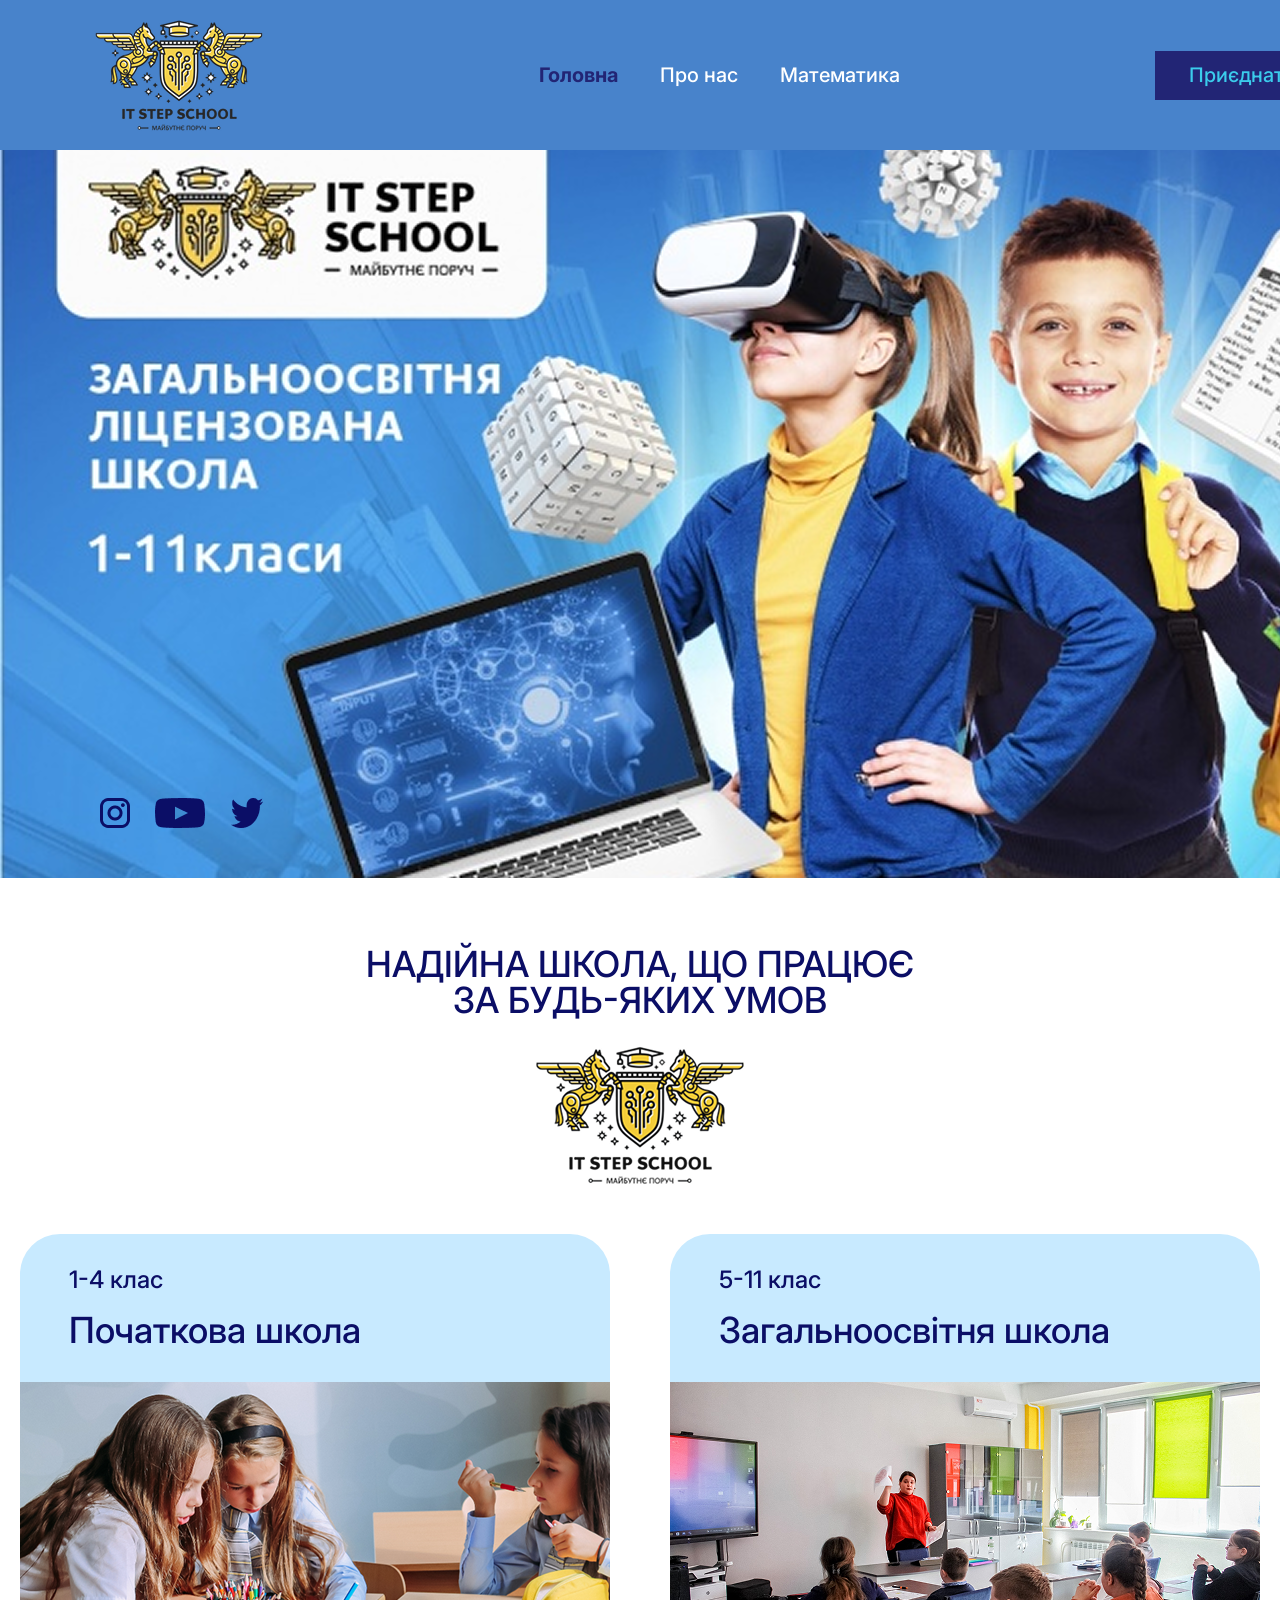
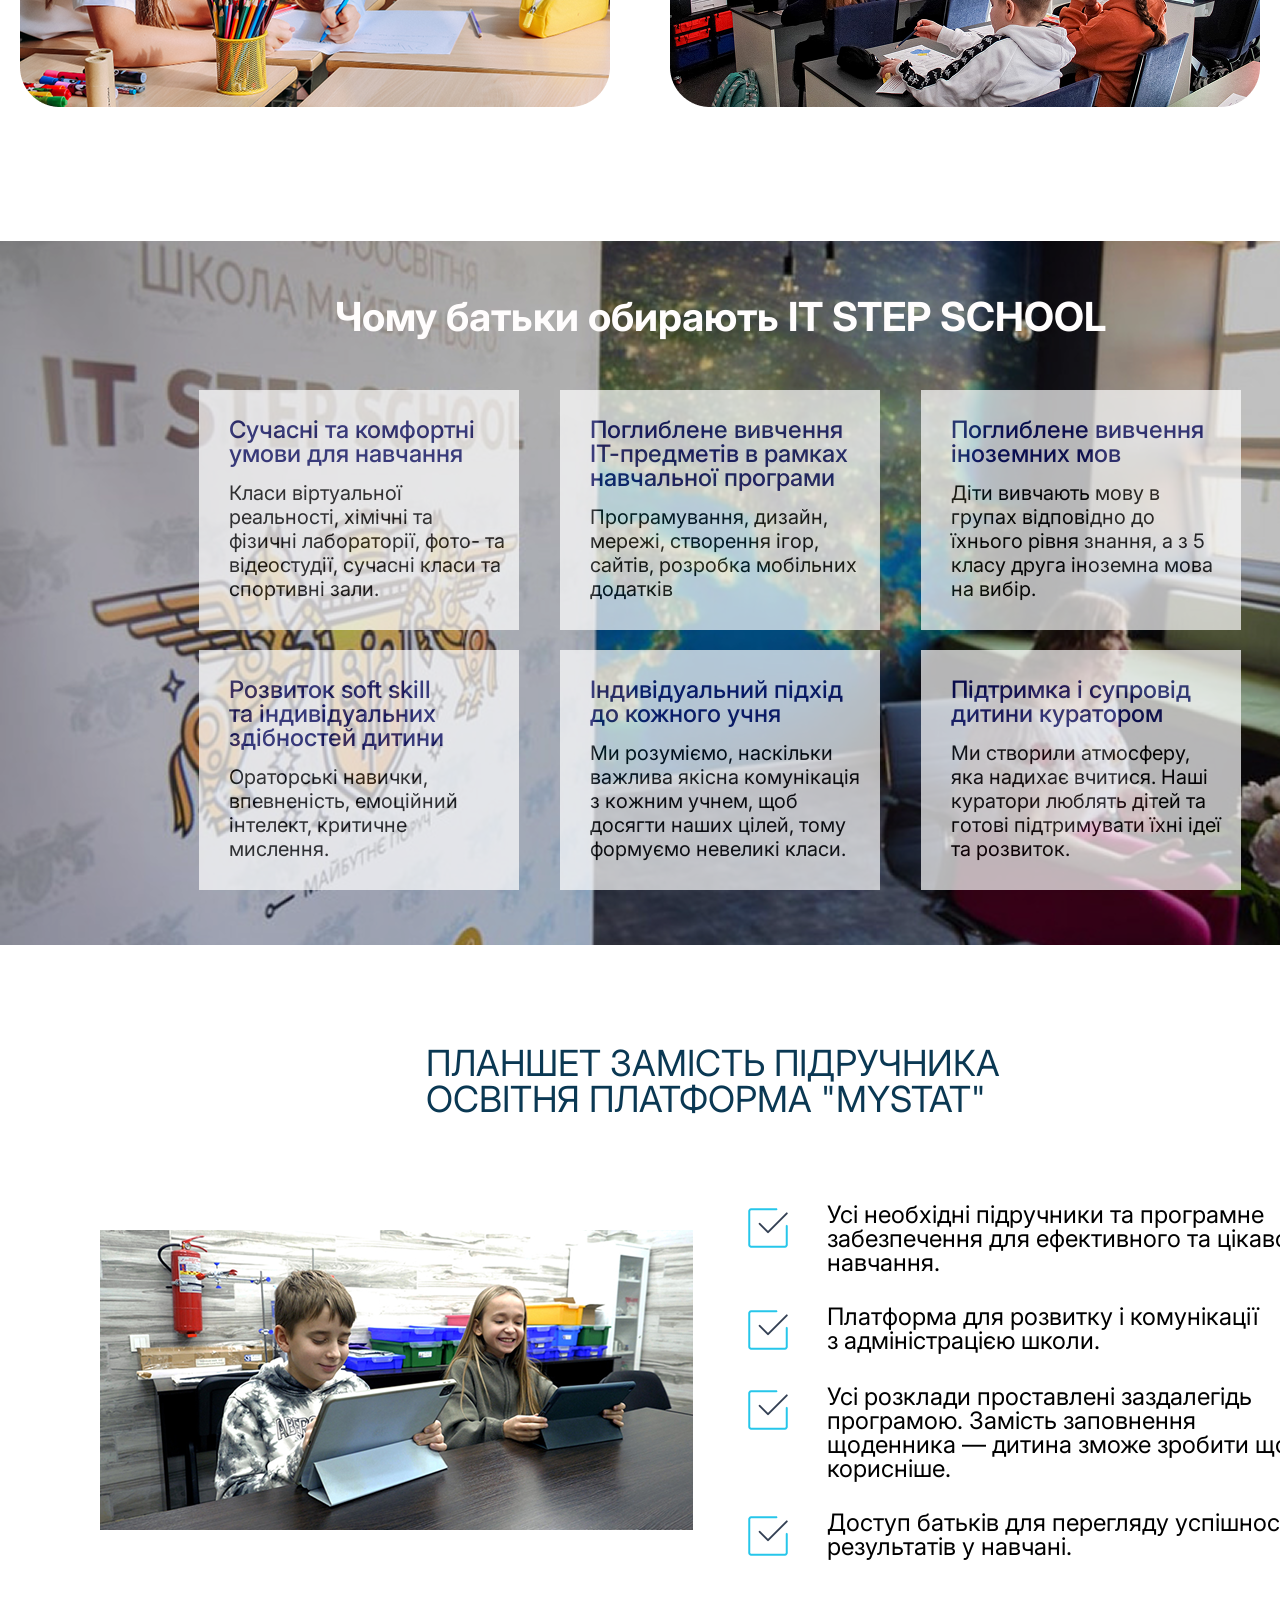
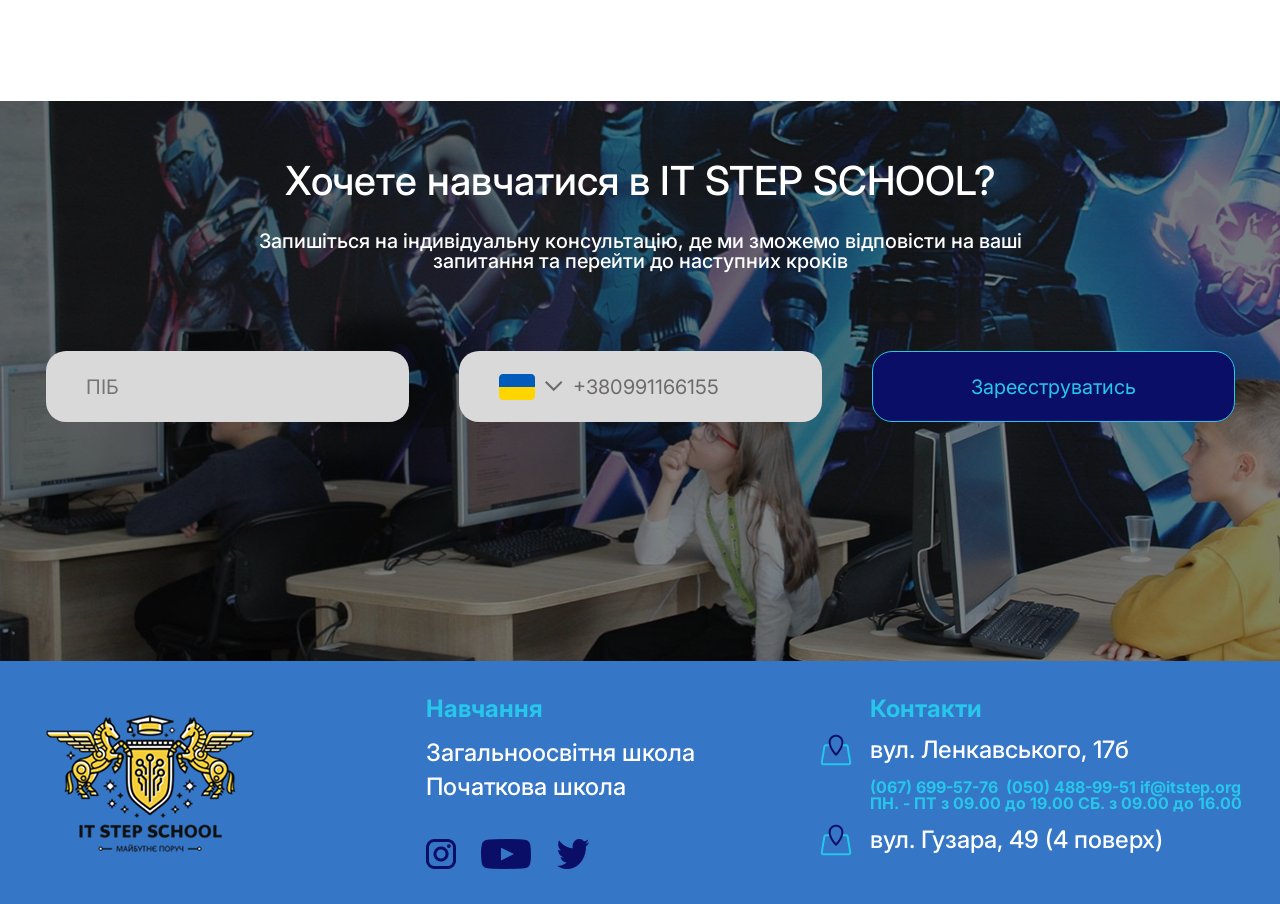
<file: index.html>
<!DOCTYPE html>
<html lang="en">
<head>
    <meta charset="UTF-8">
    <meta name="viewport" content="width=device-width, initial-scale=1.0">
    <link rel="stylesheet" href="css/style.css">
    <title>Document</title>
</head>
<body>
    <header>
        <div class="container">
            <div class="header-wrap flex">
                <div class="header-logo">
                    <img src="images/лого школи 1.png" alt="">
                </div>
                <div class="header-menu flex">
                    <div class="header-info flex">
                        <nav>
                            <ul class="menu flex">
                                <li class="header-item"><a href="index.html" class="header-link1">Головна</a></li>
                                <li class="header-item"><a href="indix.html" class="header-link">Про нас</a></li>
                                <li class="header-item"><a href="inbex.html" class="header-link">Математика</a></li>
                            </ul>
                        </nav>
                    </div>
                    <form class="header-button">
                        <button class="but1" type="submit">
                            <p>Приєднатися</p>
                        </button>
                    </form>
                </div>
            </div>
        </div>
    </header>
    <section class="sec1">
        <div class="container">
            <div class="sec1-wrap flex">
                <div class="sec1-image flex">
                    <img src="images/Group 48 1.png" alt="">
                    <div class="sec1-logos flex">
                        <img src="images/inst 1.png" alt="">
                        <img src="images/youtube 1.png" alt="">
                        <img src="images/twitter 1.png" alt="">
                    </div>
                </div>
            </div>
        </div>
    </section>
    <section class="sec2">
        <div class="container">
            <div class="sec2-wrap flex">
                <div class="sec2-title flex">
                    <h1>НАДІЙНА ШКОЛА, ЩО ПРАЦЮЄ ЗА БУДЬ-ЯКИХ УМОВ</h1>
                </div>
                <div class="sec2-image">
                    <img src="images/лого школи 3.png" alt="">
                </div>
            </div>
        </div>
    </section>
    <section class="sec3">
        <div class="container">
            <div class="sec3-wrap flex">
                <div class="sec3-block flex">
                    <div class="sec3-title flex">
                        <p>1-4 клас</p>
                        <h1>Початкова школа</h1>
                    </div>
                    <div class="sec3-image">
                        <img src="images/image(3).png" alt="">
                    </div>
                </div>
                <div class="sec3-block flex">
                    <div class="sec3-title flex">
                        <p>5-11 клас</p>
                        <h1>Загальноосвітня школа</h1>
                    </div>
                    <div class="sec3-image">
                        <img src="images/word-image-23.png" alt="">
                    </div>
                </div>
            </div>
        </div>
    </section>
    <section class="sec4">
        <div class="container">
            <div class="sec4-wrap flex">
                <div class="sec4-title flex">
                    <h1>Чому батьки обирають IT STEP SCHOOL</h1>
                </div>
                <div class="sec4-gridcontainer">
                    <div class="sec4-block flex">
                        <h3>Сучасні та комфортні умови для навчання</h3>
                        <p>Класи віртуальної реальності, хімічні та фізичні лабораторії, фото- та відеостудії, сучасні класи та спортивні зали.</p>
                    </div>
                    <div class="sec4-block flex">
                        <h3>Поглиблене вивчення ІТ-предметів в рамках навчальної програми</h3>
                        <p>Програмування, дизайн, мережі, створення ігор, сайтів, розробка мобільних додатків</p>
                    </div>
                    <div class="sec4-block flex">
                        <h3>Поглиблене вивчення іноземних мов</h3>
                        <p>Діти вивчають мову в групах відповідно до їхнього рівня знання, а з 5 класу друга іноземна мова на вибір.</p>
                    </div>
                    <div class="sec4-block flex">
                        <h3>Розвиток soft skill та індивідуальних здібностей дитини</h3>
                        <p>Ораторські навички, впевненість, емоційний інтелект, критичне мислення.</p>
                    </div>
                    <div class="sec4-block flex">
                        <h3>Індивідуальний підхід до кожного учня</h3>
                        <p>Ми розуміємо, наскільки важлива якісна комунікація з кожним учнем, щоб досягти наших цілей, тому формуємо невеликі класи.</p>
                    </div>
                    <div class="sec4-block flex">
                        <h3>Підтримка і супровід дитини куратором</h3>
                        <p>Ми створили атмосферу, яка надихає вчитися. Наші  куратори люблять дітей та готові підтримувати їхні ідеї та розвиток.</p>
                    </div>
                </div>
            </div>
        </div>
    </section>
    <section class="sec5">
        <div class="container">
            <div class="sec5-wrap flex">
                <div class="sec5-title">
                    <h1>ПЛАНШЕТ ЗАМІСТЬ ПІДРУЧНИКА ОСВІТНЯ ПЛАТФОРМА "MYSTAT"</h1>
                </div>
                <div class="sec5-menu flex">
                    <div class="sec5-image">
                        <img src="images/mystat.png" alt="">
                    </div>
                    <div class="sec5-info flex">
                        <div class="sec5-infoblock flex">
                            <img src="images/Group 60.png" alt="">
                            <p>Усі необхідні підручники та програмне забезпечення для ефективного та цікавого навчання.</p>
                        </div>
                        <div class="sec5-infoblock flex">
                            <img src="images/Group 60.png" alt="">
                            <p>Платформа для розвитку і комунікації з адміністрацією школи.</p>
                        </div>
                        <div class="sec5-infoblock flex">
                            <img src="images/Group 60.png" alt="">
                            <p>Усі розклади проставлені заздалегідь програмою.      Замість заповнення щоденника — дитина зможе зробити щось корисніше.</p>
                        </div>
                        <div class="sec5-infoblock flex">
                            <img src="images/Group 60.png" alt="">
                            <p>Доступ батьків для перегляду успішності результатів у навчані.</p>
                        </div>
                    </div>
                </div>
            </div>
        </div>
    </section>
    <section class="sec6">
        <div class="container">
            <div class="sec6-wrap flex">
                <div class="sec6-title flex">
                    <h1>Хочете навчатися в IT STEP SCHOOL?</h1>
                    <p>Запишіться на індивідуальну консультацію, де ми зможемо відповісти на ваші запитання та перейти до наступних кроків</p>
                </div>
                <form class="sec6-form flex">                    
                    <input type="text" placeholder="ПІБ">                    
                    <button class="but1 flex">
                        <img src="images/Group 61.png" alt="">
                        <img src="images/Vector 1.png" alt="">
                        <p>+380991166155</p>
                    </button>
                    <button class="but2">Зареєструватись</button>
                </form>
            </div>
        </div>
    </section>
    <section class="sec7">
        <div class="container">
            <div class="sec7-wrap flex">
                <div class="sec7-logo">
                    <img src="images/лого школи 3.png" alt="">
                </div>
                <div class="sec7-info flex">
                    <div class="sec7-infoblock1 flex">
                        <h3>Навчання</h3>
                        <p>Загальноосвітня школа</p>
                        <p>Початкова школа</p>
                        <div class="sec7-imageblock flex">
                            <img src="images/inst 1.png" alt="">
                            <img src="images/youtube 1.png" alt="">
                            <img src="images/twitter 1.png" alt="">
                        </div>
                    </div>
                    <div class="sec7-infoblock2 flex">
                        <h3>Контакти</h3>
                        <div class="sec7-textblock flex">
                            <img src="images/Group 72.png" alt="">
                            <p>вул. Ленкавського, 17б</p>
                        </div>
                        <pre>(067) 699-57-76  (050) 488-99-51 if@itstep.org
ПН. - ПТ з 09.00 до 19.00 СБ. з 09.00 до 16.00</pre>
                        <div class="sec7-textblock flex">
                            <img src="images/Group 72.png" alt="">
                            <p>вул. Гузара, 49 (4 поверх)</p>
                        </div>
                    </div>
                </div>
            </div>
        </div>
    </section>
</body>
</html>
</file>
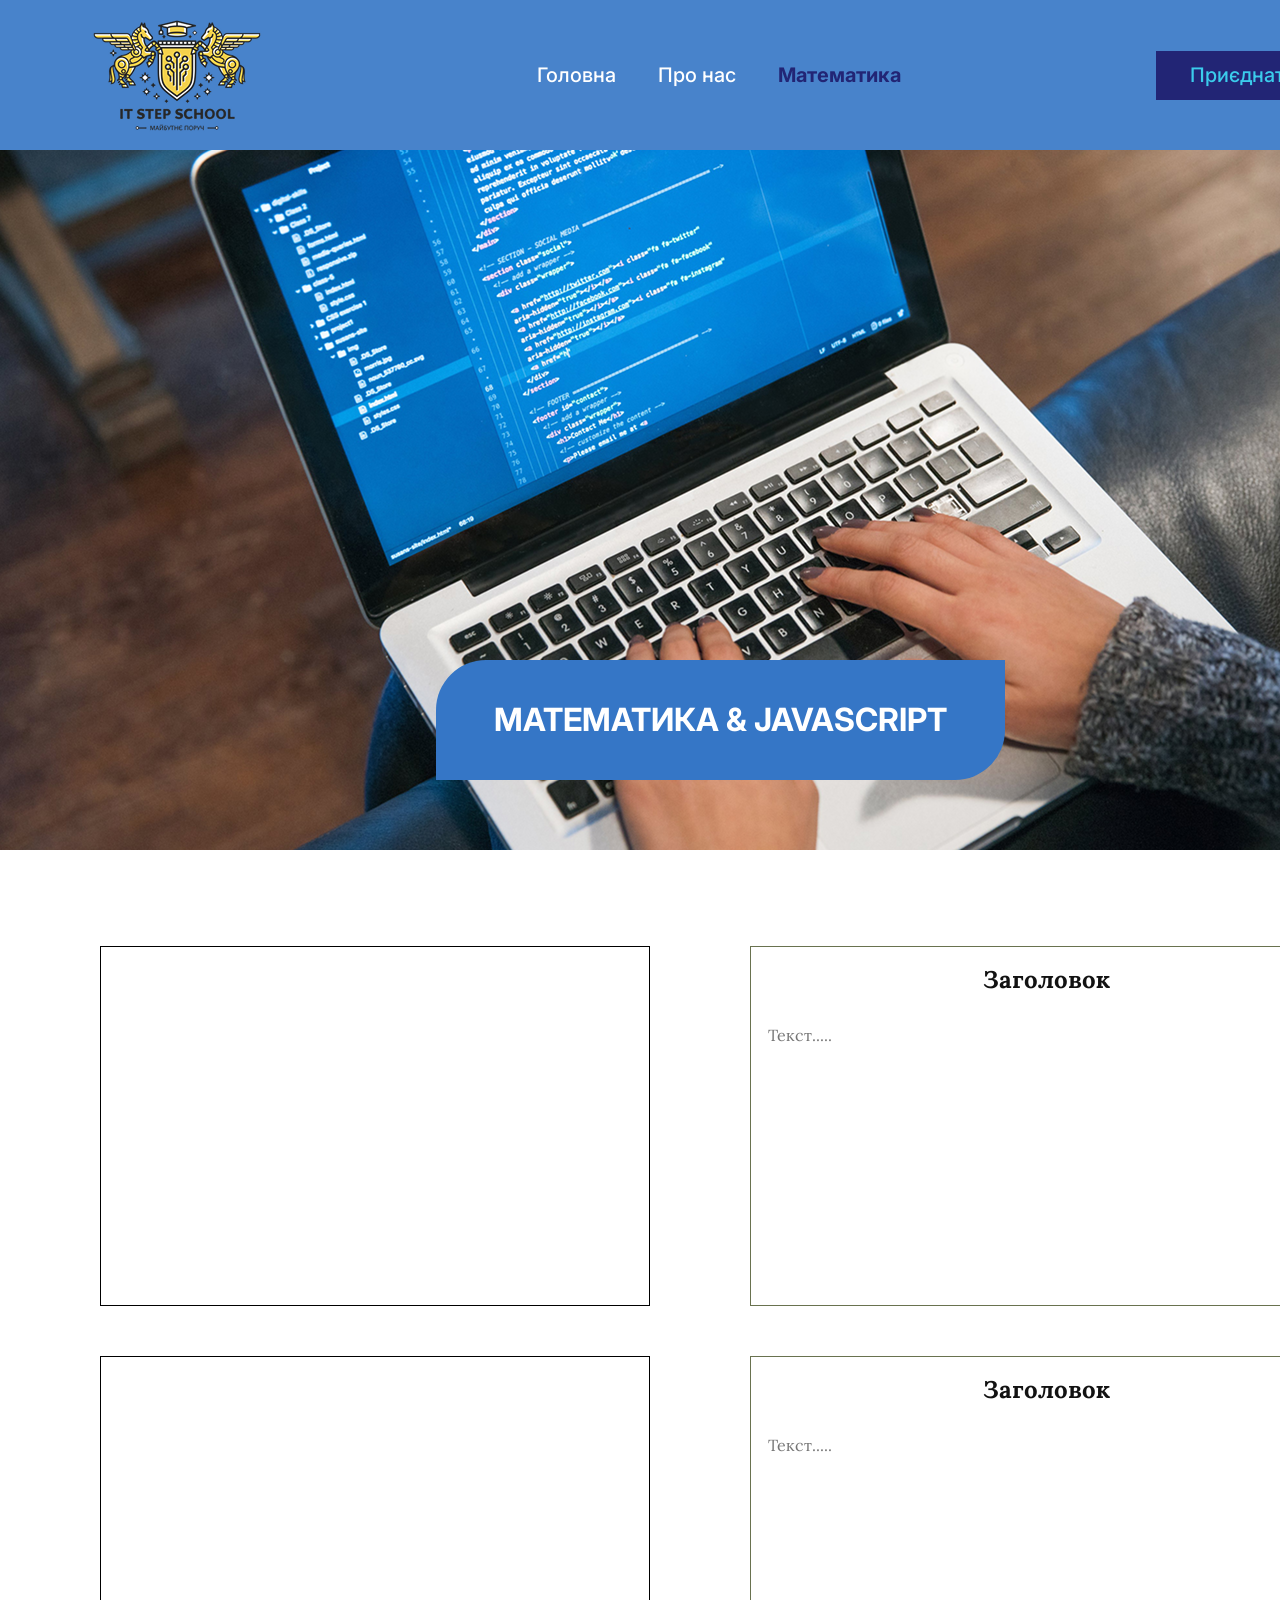
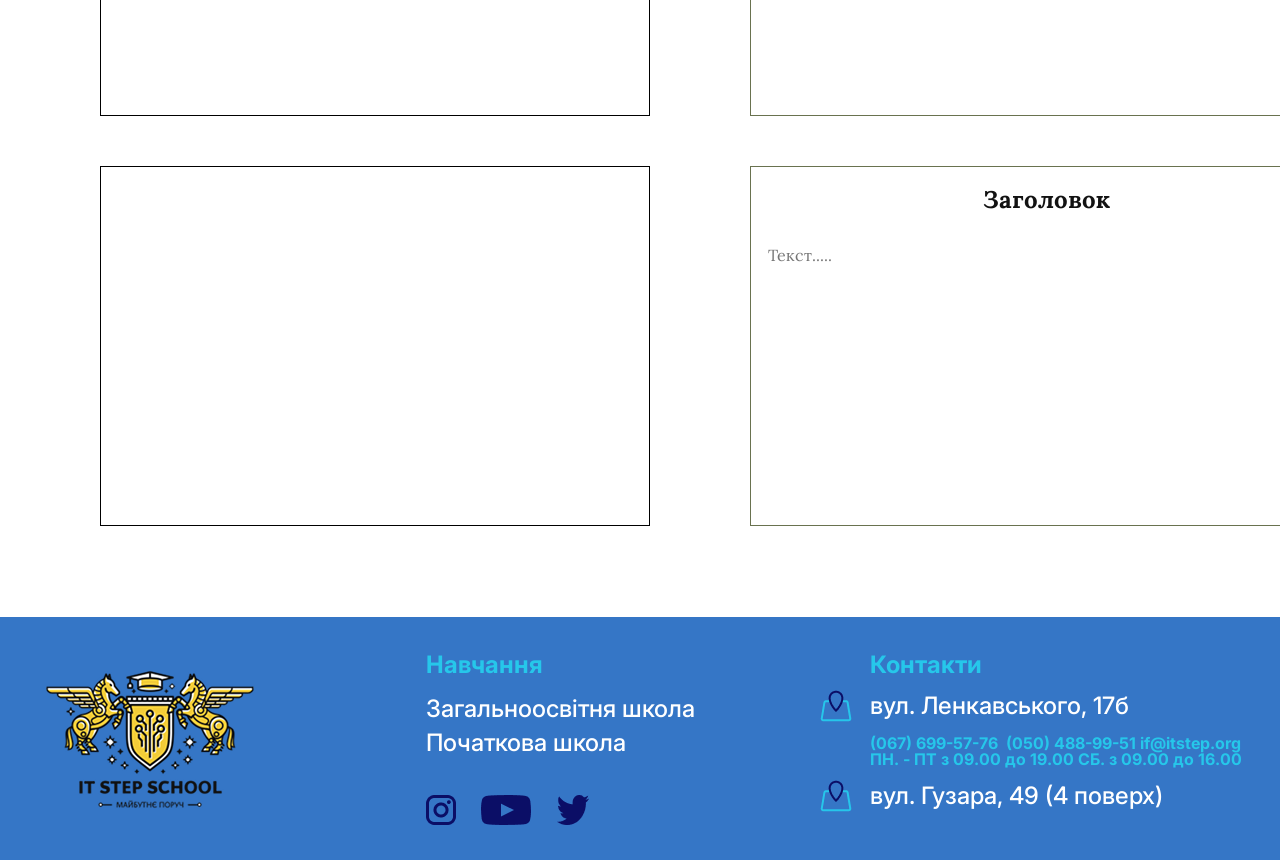
<file: inbex.html>
<!DOCTYPE html>
<html lang="en">
<head>
    <meta charset="UTF-8">
    <meta name="viewport" content="width=device-width, initial-scale=1.0">
    <link rel="stylesheet" href="css/style10_3.css">
    <title>Document</title>
</head>
<body>
    <header>
        <div class="container">
            <div class="header-wrap flex">
                <div class="header-logo">
                    <img src="images/лого школи 1.png" alt="">
                </div>
                <div class="header-menu flex">
                    <div class="header-info flex">
                        <nav>
                            <ul class="menu flex">
                                <li class="header-item"><a href="index.html" class="header-link">Головна</a></li>
                                <li class="header-item"><a href="indix.html" class="header-link">Про нас</a></li>
                                <li class="header-item"><a href="inbex.html" class="header-link1">Математика</a></li>
                            </ul>
                        </nav>
                    </div>
                    <form class="header-button">
                        <button class="but1" type="submit">
                            <p>Приєднатися</p>
                        </button>
                    </form>
                </div>
            </div>
        </div>
    </header>
    <section class="sec1">
        <div class="container">
            <div class="sec1-wrap flex">
                <div class="sec1-image flex">
                    <img src="images/1234.png" alt="">
                    <div class="sec1-info flex">
                        <h1>МАТЕМАТИКА & JAVASCRIPT</h1>
                    </div>
                </div>
            </div>
        </div>
    </section>
    <section class="sec2">
        <div class="container">
            <div class="sec2-wrap flex">
                <div class="sec2-gridcontainer1">
                    <div class="block1"></div>
                    <div class="block1"></div>
                    <div class="block1"></div>
                </div>
                <div class="sec2-gridcontainer2">
                    <form class="block2 flex">
                        <label>Заголовок</label>
                        <input type="text" placeholder="Текст.....">
                    </form>
                    <form class="block2 flex">
                        <label>Заголовок</label>
                        <input type="text" placeholder="Текст.....">
                    </form>
                    <form class="block2 flex">
                        <label>Заголовок</label>
                        <input type="text" placeholder="Текст.....">
                    </form>
                    
                </div>
            </div>
        </div>
    </section>
    <section class="sec7">
        <div class="container">
            <div class="sec7-wrap flex">
                <div class="sec7-logo">
                    <img src="images/лого школи 3.png" alt="">
                </div>
                <div class="sec7-info flex">
                    <div class="sec7-infoblock1 flex">
                        <h3>Навчання</h3>
                        <p>Загальноосвітня школа</p>
                        <p>Початкова школа</p>
                        <div class="sec7-imageblock flex">
                            <img src="images/inst 1.png" alt="">
                            <img src="images/youtube 1.png" alt="">
                            <img src="images/twitter 1.png" alt="">
                        </div>
                    </div>
                    <div class="sec7-infoblock2 flex">
                        <h3>Контакти</h3>
                        <div class="sec7-textblock flex">
                            <img src="images/Group 72.png" alt="">
                            <p>вул. Ленкавського, 17б</p>
                        </div>
                        <pre>(067) 699-57-76  (050) 488-99-51 if@itstep.org
ПН. - ПТ з 09.00 до 19.00 СБ. з 09.00 до 16.00</pre>
                        <div class="sec7-textblock flex">
                            <img src="images/Group 72.png" alt="">
                            <p>вул. Гузара, 49 (4 поверх)</p>
                        </div>
                    </div>
                </div>
            </div>
        </div>
    </section>
</body>
</html>
</file>
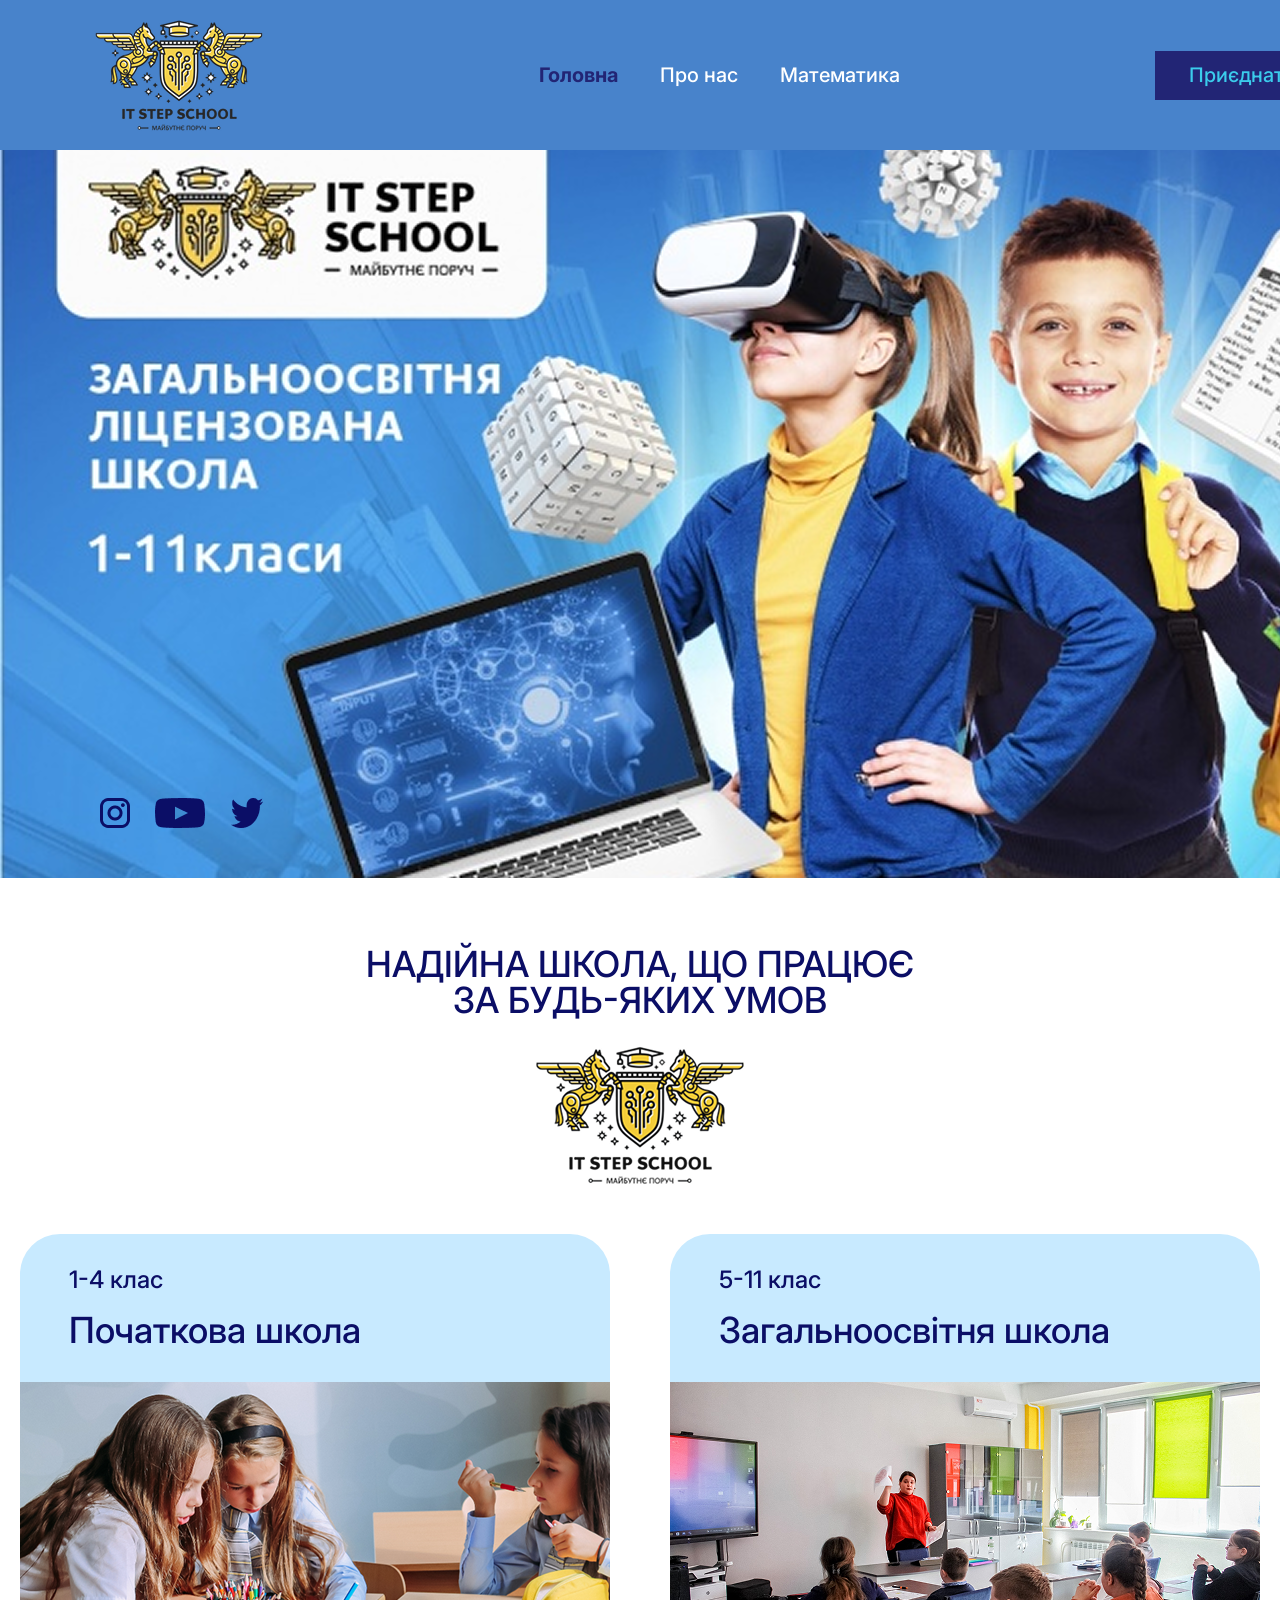
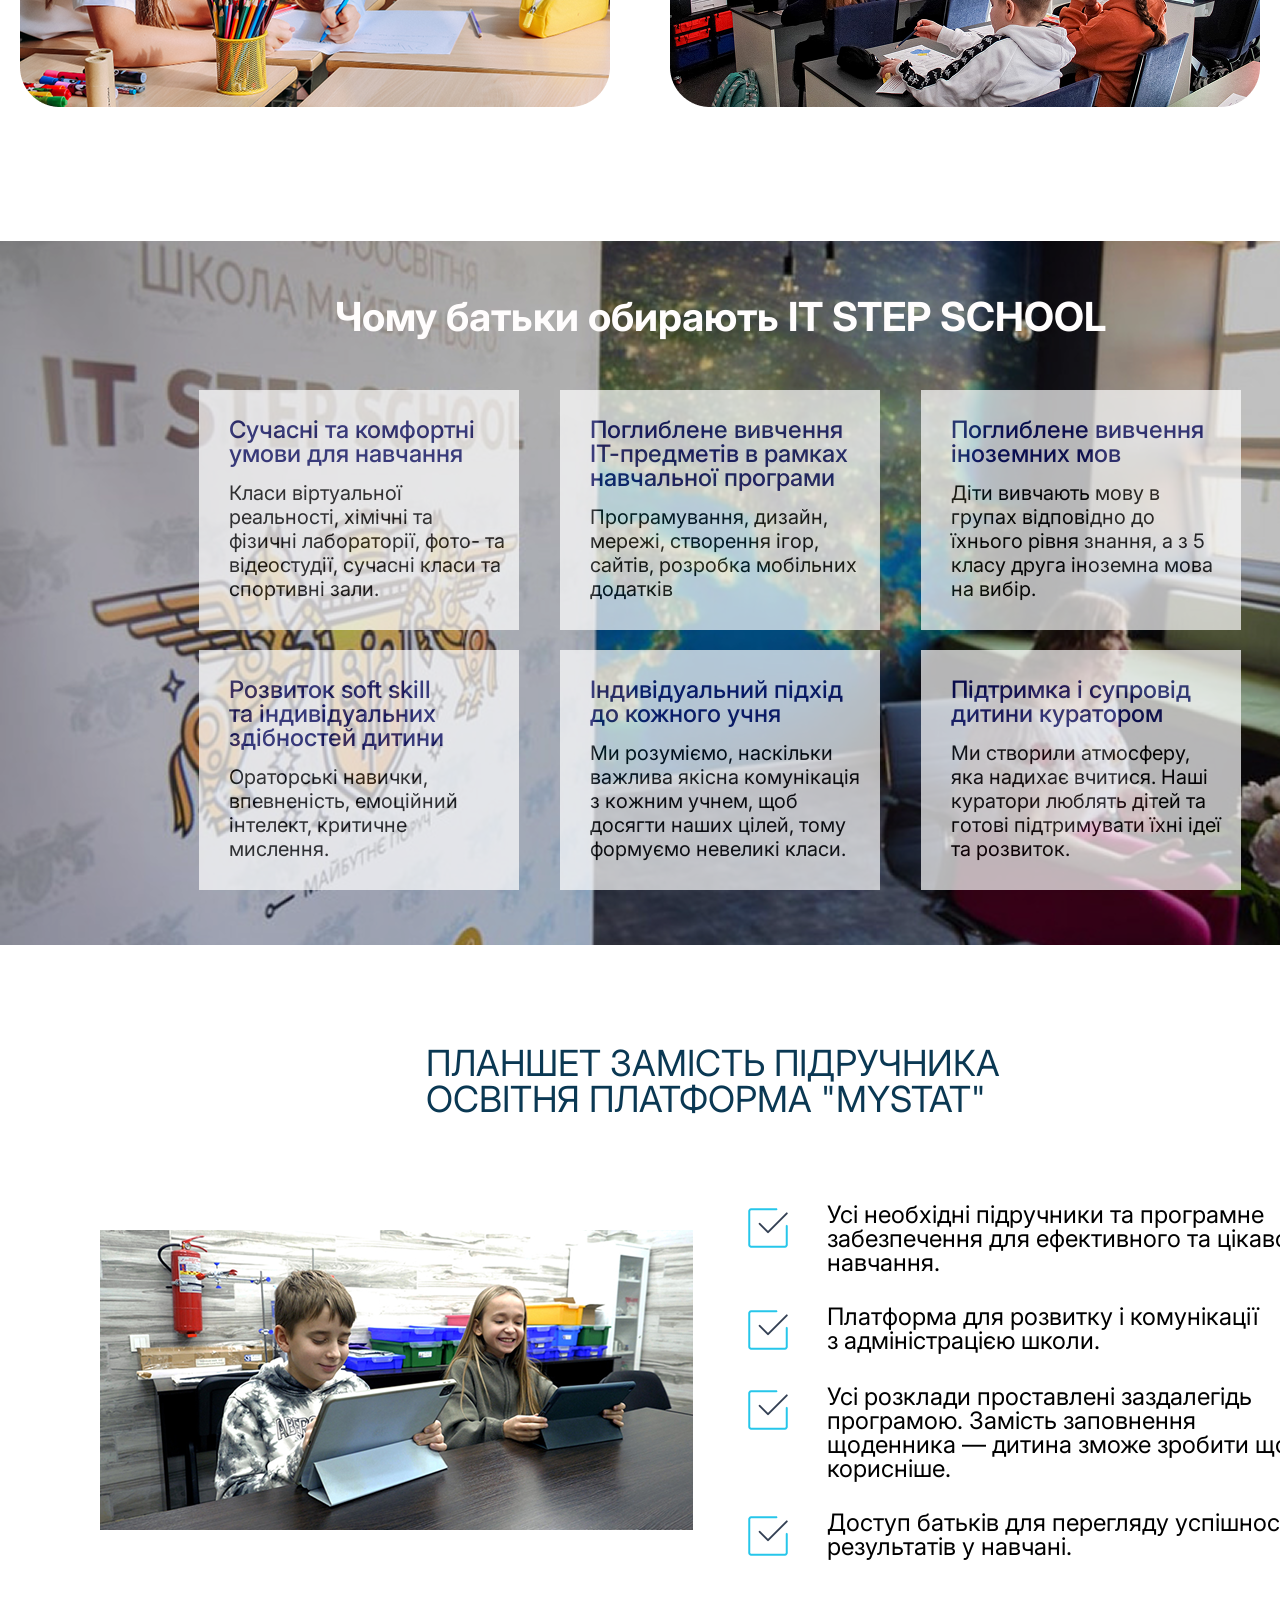
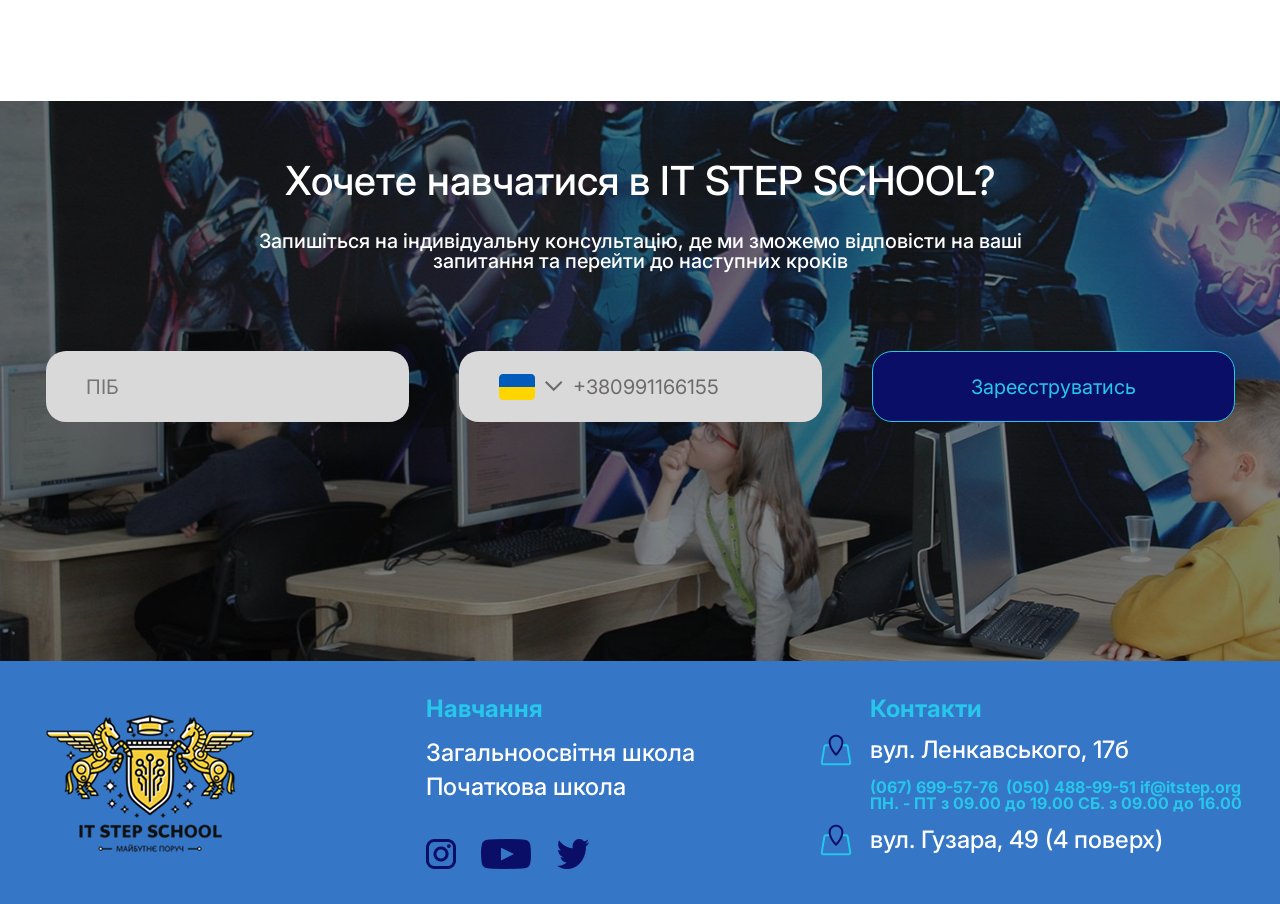
<file: index10_1.html>
<!DOCTYPE html>
<html lang="en">
<head>
    <meta charset="UTF-8">
    <meta name="viewport" content="width=device-width, initial-scale=1.0">
    <link rel="stylesheet" href="/css/style10.css">
    <title>Document</title>
</head>
<body>
    <header>
        <div class="container">
            <div class="header-wrap flex">
                <div class="header-logo">
                    <img src="/images/лого школи 1.png" alt="">
                </div>
                <div class="header-menu flex">
                    <div class="header-info flex">
                        <nav>
                            <ul class="menu flex">
                                <li class="header-item"><a href="/index10_1.html" class="header-link1">Головна</a></li>
                                <li class="header-item"><a href="/index10_2.html" class="header-link">Про нас</a></li>
                                <li class="header-item"><a href="/index10_3.html" class="header-link">Математика</a></li>
                            </ul>
                        </nav>
                    </div>
                    <form class="header-button">
                        <button class="but1" type="submit">
                            <p>Приєднатися</p>
                        </button>
                    </form>
                </div>
            </div>
        </div>
    </header>
    <section class="sec1">
        <div class="container">
            <div class="sec1-wrap flex">
                <div class="sec1-image flex">
                    <img src="/images/Group 48 1.png" alt="">
                    <div class="sec1-logos flex">
                        <img src="/images/inst 1.png" alt="">
                        <img src="/images/youtube 1.png" alt="">
                        <img src="/images/twitter 1.png" alt="">
                    </div>
                </div>
            </div>
        </div>
    </section>
    <section class="sec2">
        <div class="container">
            <div class="sec2-wrap flex">
                <div class="sec2-title flex">
                    <h1>НАДІЙНА ШКОЛА, ЩО ПРАЦЮЄ ЗА БУДЬ-ЯКИХ УМОВ</h1>
                </div>
                <div class="sec2-image">
                    <img src="/images/лого школи 3.png" alt="">
                </div>
            </div>
        </div>
    </section>
    <section class="sec3">
        <div class="container">
            <div class="sec3-wrap flex">
                <div class="sec3-block flex">
                    <div class="sec3-title flex">
                        <p>1-4 клас</p>
                        <h1>Початкова школа</h1>
                    </div>
                    <div class="sec3-image">
                        <img src="/images/image(3).png" alt="">
                    </div>
                </div>
                <div class="sec3-block flex">
                    <div class="sec3-title flex">
                        <p>5-11 клас</p>
                        <h1>Загальноосвітня школа</h1>
                    </div>
                    <div class="sec3-image">
                        <img src="/images/word-image-23.png" alt="">
                    </div>
                </div>
            </div>
        </div>
    </section>
    <section class="sec4">
        <div class="container">
            <div class="sec4-wrap flex">
                <div class="sec4-title flex">
                    <h1>Чому батьки обирають IT STEP SCHOOL</h1>
                </div>
                <div class="sec4-gridcontainer">
                    <div class="sec4-block flex">
                        <h3>Сучасні та комфортні умови для навчання</h3>
                        <p>Класи віртуальної реальності, хімічні та фізичні лабораторії, фото- та відеостудії, сучасні класи та спортивні зали.</p>
                    </div>
                    <div class="sec4-block flex">
                        <h3>Поглиблене вивчення ІТ-предметів в рамках навчальної програми</h3>
                        <p>Програмування, дизайн, мережі, створення ігор, сайтів, розробка мобільних додатків</p>
                    </div>
                    <div class="sec4-block flex">
                        <h3>Поглиблене вивчення іноземних мов</h3>
                        <p>Діти вивчають мову в групах відповідно до їхнього рівня знання, а з 5 класу друга іноземна мова на вибір.</p>
                    </div>
                    <div class="sec4-block flex">
                        <h3>Розвиток soft skill та індивідуальних здібностей дитини</h3>
                        <p>Ораторські навички, впевненість, емоційний інтелект, критичне мислення.</p>
                    </div>
                    <div class="sec4-block flex">
                        <h3>Індивідуальний підхід до кожного учня</h3>
                        <p>Ми розуміємо, наскільки важлива якісна комунікація з кожним учнем, щоб досягти наших цілей, тому формуємо невеликі класи.</p>
                    </div>
                    <div class="sec4-block flex">
                        <h3>Підтримка і супровід дитини куратором</h3>
                        <p>Ми створили атмосферу, яка надихає вчитися. Наші  куратори люблять дітей та готові підтримувати їхні ідеї та розвиток.</p>
                    </div>
                </div>
            </div>
        </div>
    </section>
    <section class="sec5">
        <div class="container">
            <div class="sec5-wrap flex">
                <div class="sec5-title">
                    <h1>ПЛАНШЕТ ЗАМІСТЬ ПІДРУЧНИКА ОСВІТНЯ ПЛАТФОРМА "MYSTAT"</h1>
                </div>
                <div class="sec5-menu flex">
                    <div class="sec5-image">
                        <img src="/images/mystat.png" alt="">
                    </div>
                    <div class="sec5-info flex">
                        <div class="sec5-infoblock flex">
                            <img src="/images/Group 60.png" alt="">
                            <p>Усі необхідні підручники та програмне забезпечення для ефективного та цікавого навчання.</p>
                        </div>
                        <div class="sec5-infoblock flex">
                            <img src="/images/Group 60.png" alt="">
                            <p>Платформа для розвитку і комунікації з адміністрацією школи.</p>
                        </div>
                        <div class="sec5-infoblock flex">
                            <img src="/images/Group 60.png" alt="">
                            <p>Усі розклади проставлені заздалегідь програмою.      Замість заповнення щоденника — дитина зможе зробити щось корисніше.</p>
                        </div>
                        <div class="sec5-infoblock flex">
                            <img src="/images/Group 60.png" alt="">
                            <p>Доступ батьків для перегляду успішності результатів у навчані.</p>
                        </div>
                    </div>
                </div>
            </div>
        </div>
    </section>
    <section class="sec6">
        <div class="container">
            <div class="sec6-wrap flex">
                <div class="sec6-title flex">
                    <h1>Хочете навчатися в IT STEP SCHOOL?</h1>
                    <p>Запишіться на індивідуальну консультацію, де ми зможемо відповісти на ваші запитання та перейти до наступних кроків</p>
                </div>
                <form class="sec6-form flex">                    
                    <input type="text" placeholder="ПІБ">                    
                    <button class="but1 flex">
                        <img src="/images/Group 61.png" alt="">
                        <img src="/images/Vector 1.png" alt="">
                        <p>+380991166155</p>
                    </button>
                    <button class="but2">Зареєструватись</button>
                </form>
            </div>
        </div>
    </section>
    <section class="sec7">
        <div class="container">
            <div class="sec7-wrap flex">
                <div class="sec7-logo">
                    <img src="/images/лого школи 3.png" alt="">
                </div>
                <div class="sec7-info flex">
                    <div class="sec7-infoblock1 flex">
                        <h3>Навчання</h3>
                        <p>Загальноосвітня школа</p>
                        <p>Початкова школа</p>
                        <div class="sec7-imageblock flex">
                            <img src="/images/inst 1.png" alt="">
                            <img src="/images/youtube 1.png" alt="">
                            <img src="/images/twitter 1.png" alt="">
                        </div>
                    </div>
                    <div class="sec7-infoblock2 flex">
                        <h3>Контакти</h3>
                        <div class="sec7-textblock flex">
                            <img src="/images/Group 72.png" alt="">
                            <p>вул. Ленкавського, 17б</p>
                        </div>
                        <pre>(067) 699-57-76  (050) 488-99-51 if@itstep.org
ПН. - ПТ з 09.00 до 19.00 СБ. з 09.00 до 16.00</pre>
                        <div class="sec7-textblock flex">
                            <img src="/images/Group 72.png" alt="">
                            <p>вул. Гузара, 49 (4 поверх)</p>
                        </div>
                    </div>
                </div>
            </div>
        </div>
    </section>
</body>
</html>
</file>
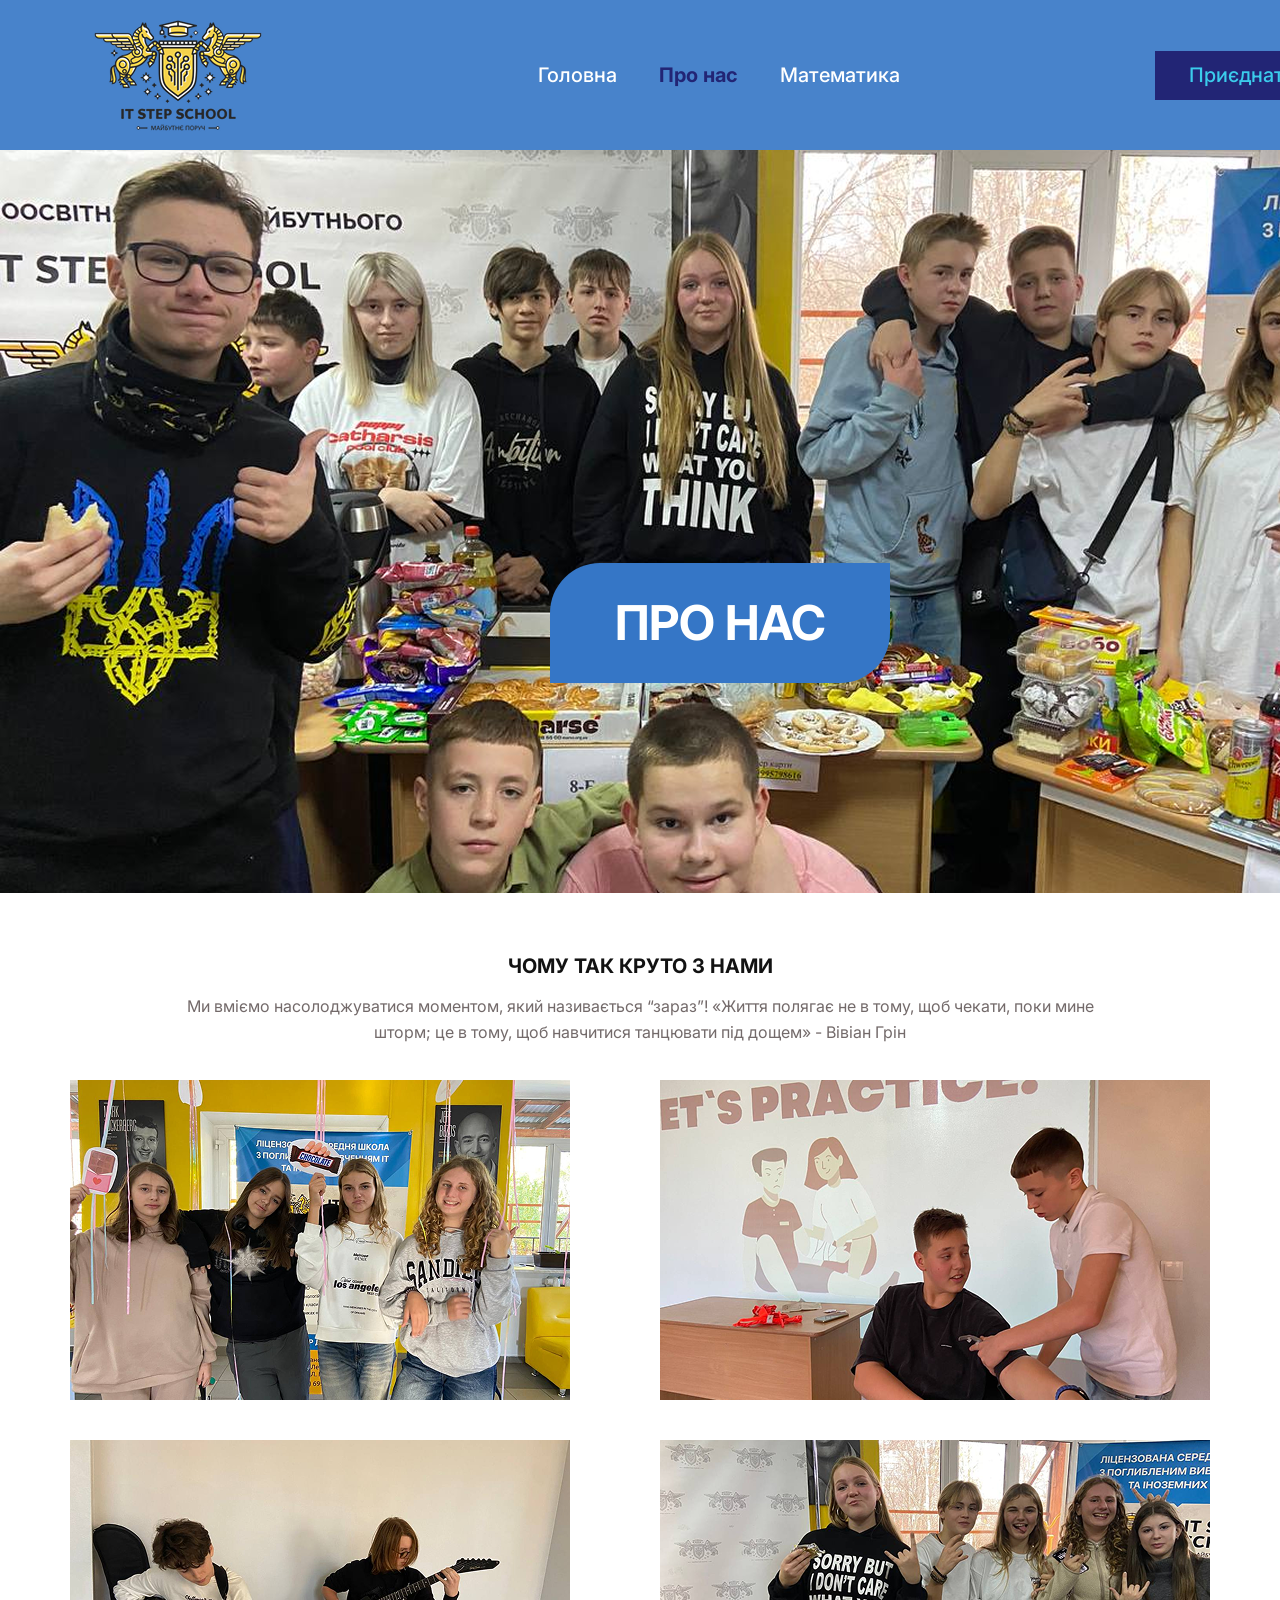
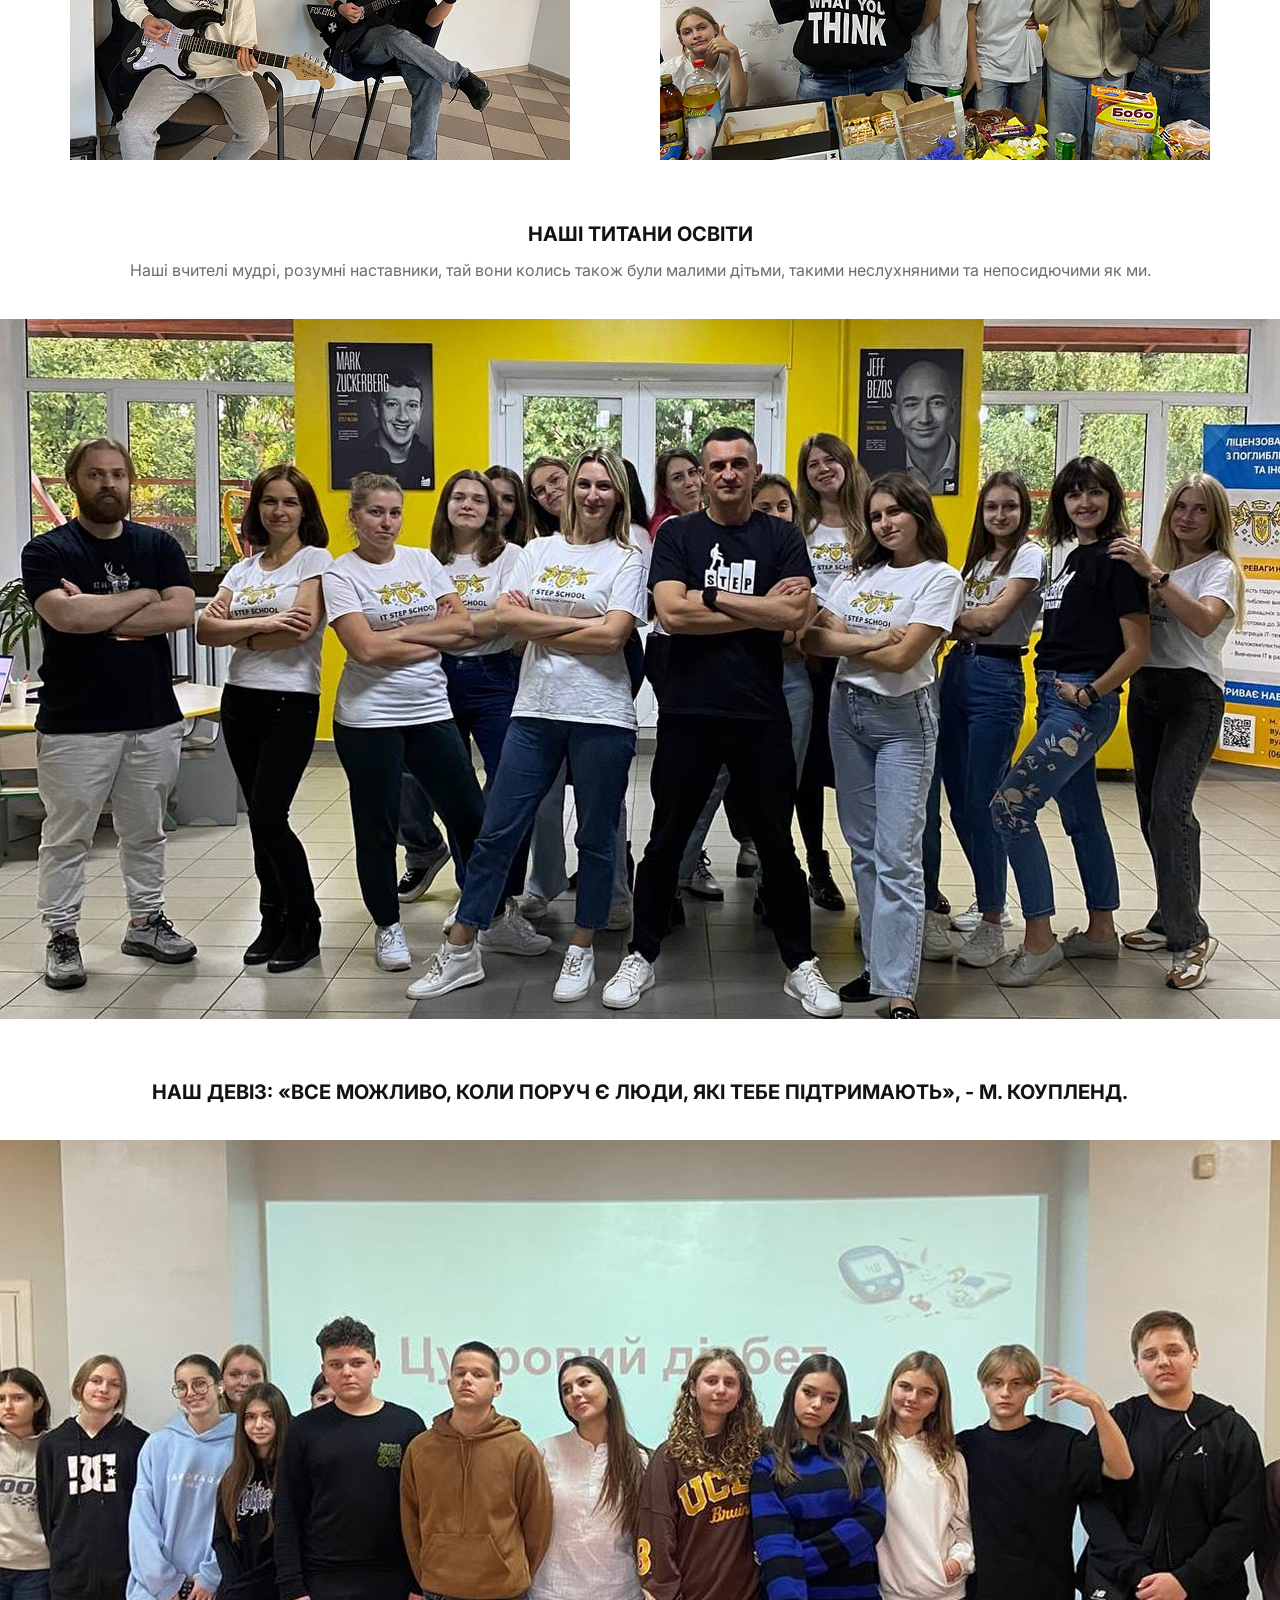
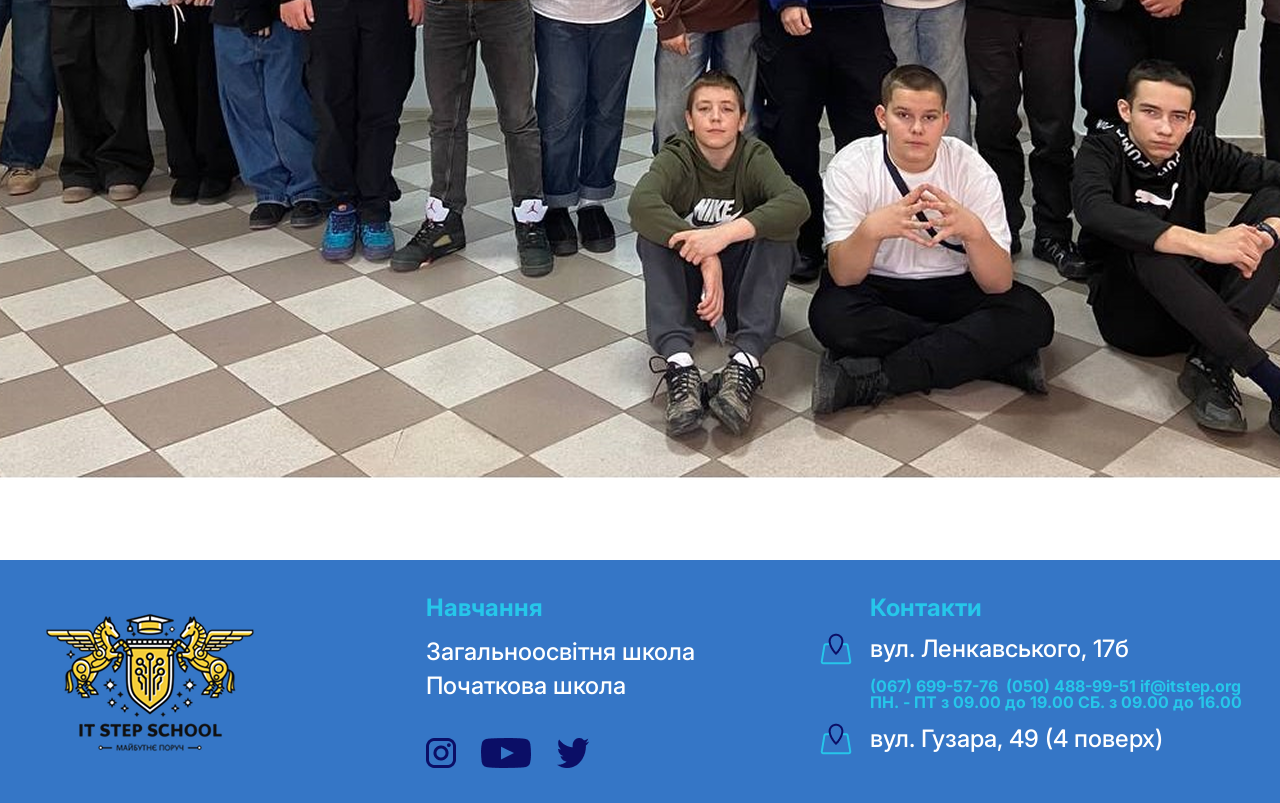
<file: index10_2.html>
<!DOCTYPE html>
<html lang="en">
<head>
    <meta charset="UTF-8">
    <meta name="viewport" content="width=device-width, initial-scale=1.0">
    <link rel="stylesheet" href="css/style10_2.css">
    <title>Document</title>
</head>
<body>
    <header>
        <div class="container">
            <div class="header-wrap flex">
                <div class="header-logo">
                    <img src="images/лого школи 1.png" alt="">
                </div>
                <div class="header-menu flex">
                    <div class="header-info flex">
                        <nav>
                            <ul class="menu flex">
                                <li class="header-item"><a href="index.html" class="header-link">Головна</a></li>
                                <li class="header-item"><a href="index10_2.html" class="header-link1">Про нас</a></li>
                                <li class="header-item"><a href="index10_3.html" class="header-link">Математика</a></li>
                            </ul>
                        </nav>
                    </div>
                    <form class="header-button">
                        <button class="but1" type="submit">
                            <p>Приєднатися</p>
                        </button>
                    </form>
                </div>
            </div>
        </div>
    </header>
    <section class="sec1">
        <div class="container">
            <div class="sec1-wrap flex">
                <div class="sec1-image flex">
                    <img src="images/photo_2024-11-26_20-44-53.png" alt="">
                    <div class="sec1-info flex">
                        <h1>ПРО НАС</h1>
                    </div>
                </div>
            </div>
        </div>
    </section>
    <section class="sec2">
        <div class="container">
            <div class="sec2-wrap flex">
                <div class="sec2-title flex">
                    <h1>ЧОМУ ТАК КРУТО З НАМИ</h1>
                    <p>Ми вміємо насолоджуватися моментом, який називається “зараз”! «Життя полягає не в тому, щоб чекати, поки мине шторм; це в тому, щоб навчитися танцювати під дощем» - Вівіан Грін</p>
                </div>
                <div class="sec2-image">
                    <img src="images/Group 316.png" alt="">
                </div>
            </div>
        </div>
    </section>
    <section class="sec3">
        <div class="container">
            <div class="sec3-wrap flex">
                <div class="sec3-title flex">
                    <h1>НАШІ ТИТАНИ ОСВІТИ</h1>
                    <p>Наші вчителі мудрі, розумні наставники, тай вони колись також були малими дітьми, такими неслухняними та непосидючими як ми.</p>
                </div>
                <div class="sec3-image">
                    <img src="images/викладачі.png" alt="">
                </div>
            </div>
        </div>
    </section>
    <section class="sec4">
        <div class="container">
            <div class="sec4-wrap flex">
                <div class="sec4-title flex">
                    <h1>НАШ ДЕВІЗ: «ВСЕ МОЖЛИВО, КОЛИ ПОРУЧ Є ЛЮДИ, ЯКІ ТЕБЕ ПІДТРИМАЮТЬ», - М. КОУПЛЕНД.</h1>
                </div>
                <div class="sec4-image">
                    <img src="images/photo_2024-11-26_20-45-03.png" alt="">
                </div>
            </div>
        </div>
    </section>
    
    <section class="sec7">
        <div class="container">
            <div class="sec7-wrap flex">
                <div class="sec7-logo">
                    <img src="images/лого школи 3.png" alt="">
                </div>
                <div class="sec7-info flex">
                    <div class="sec7-infoblock1 flex">
                        <h3>Навчання</h3>
                        <p>Загальноосвітня школа</p>
                        <p>Початкова школа</p>
                        <div class="sec7-imageblock flex">
                            <img src="images/inst 1.png" alt="">
                            <img src="images/youtube 1.png" alt="">
                            <img src="images/twitter 1.png" alt="">
                        </div>
                    </div>
                    <div class="sec7-infoblock2 flex">
                        <h3>Контакти</h3>
                        <div class="sec7-textblock flex">
                            <img src="images/Group 72.png" alt="">
                            <p>вул. Ленкавського, 17б</p>
                        </div>
                        <pre>(067) 699-57-76  (050) 488-99-51 if@itstep.org
ПН. - ПТ з 09.00 до 19.00 СБ. з 09.00 до 16.00</pre>
                        <div class="sec7-textblock flex">
                            <img src="images/Group 72.png" alt="">
                            <p>вул. Гузара, 49 (4 поверх)</p>
                        </div>
                    </div>
                </div>
            </div>
        </div>
    </section>
</body>
</html>
</file>
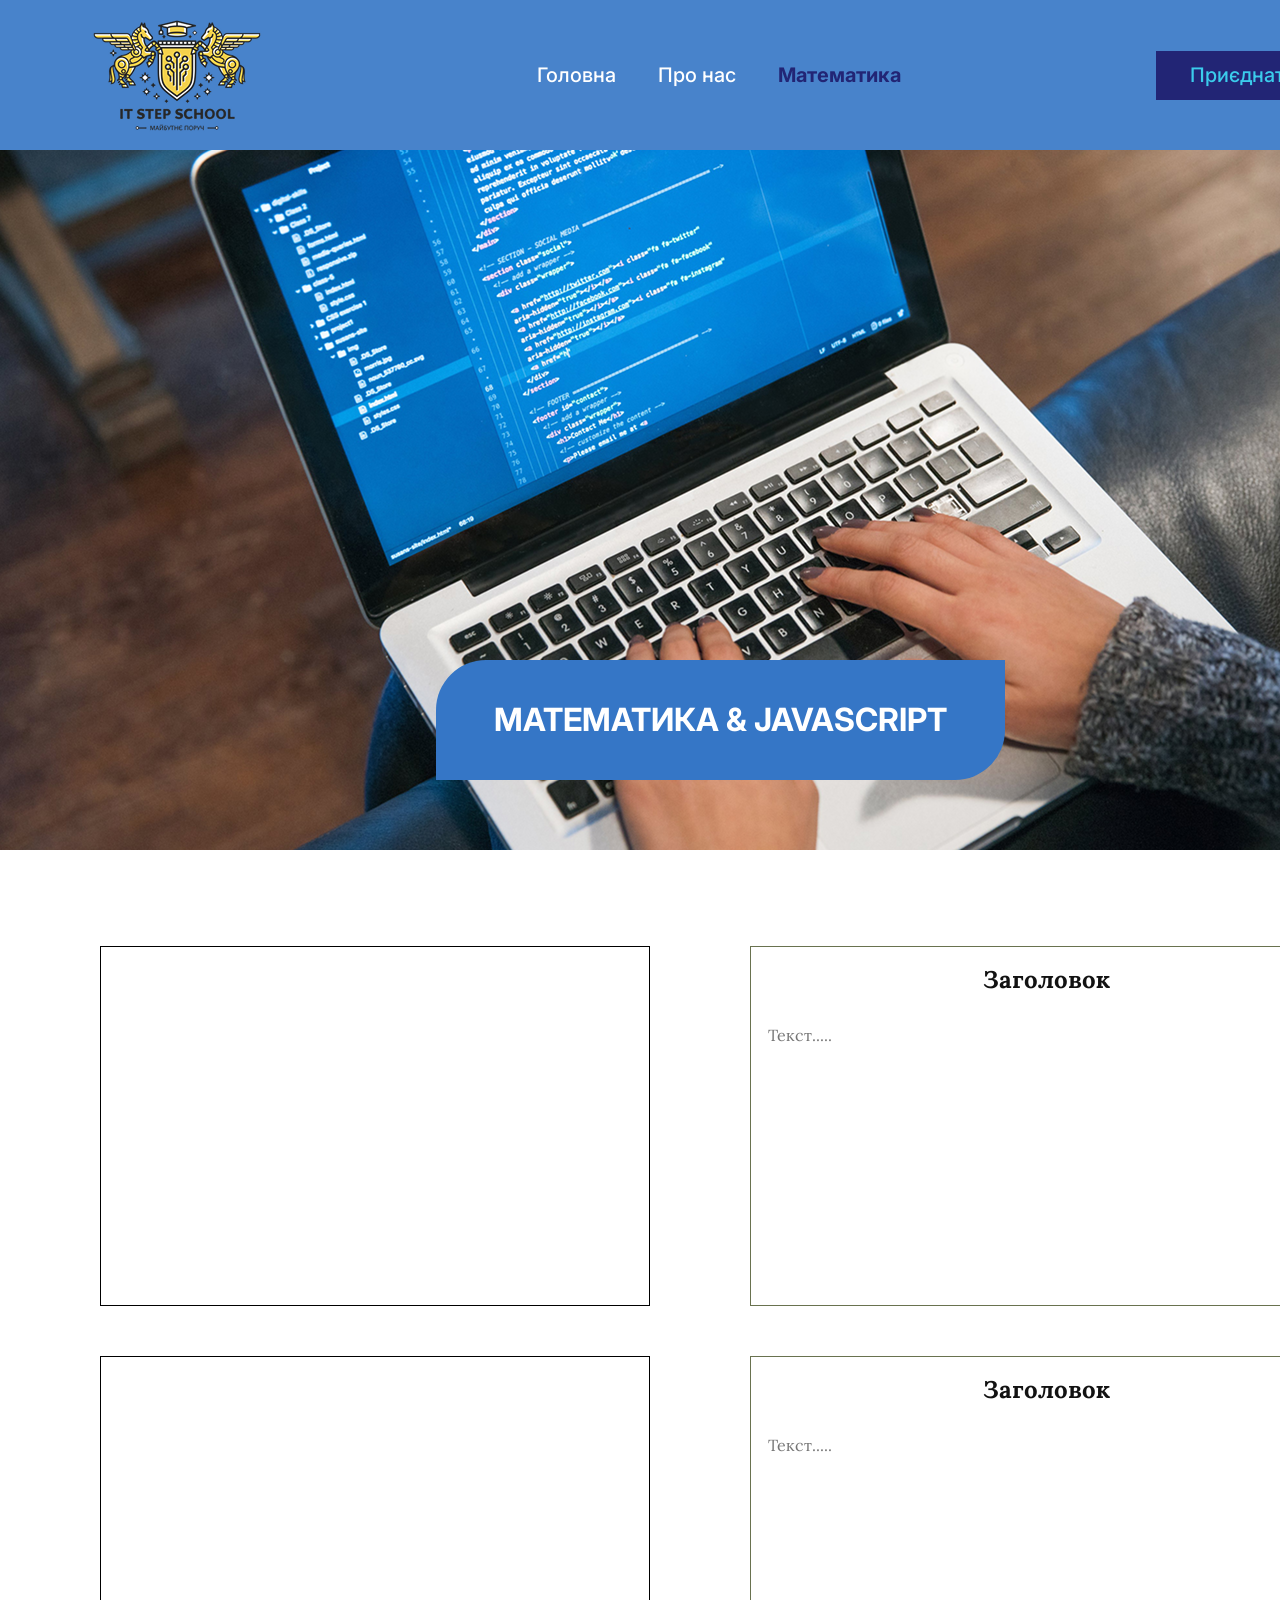
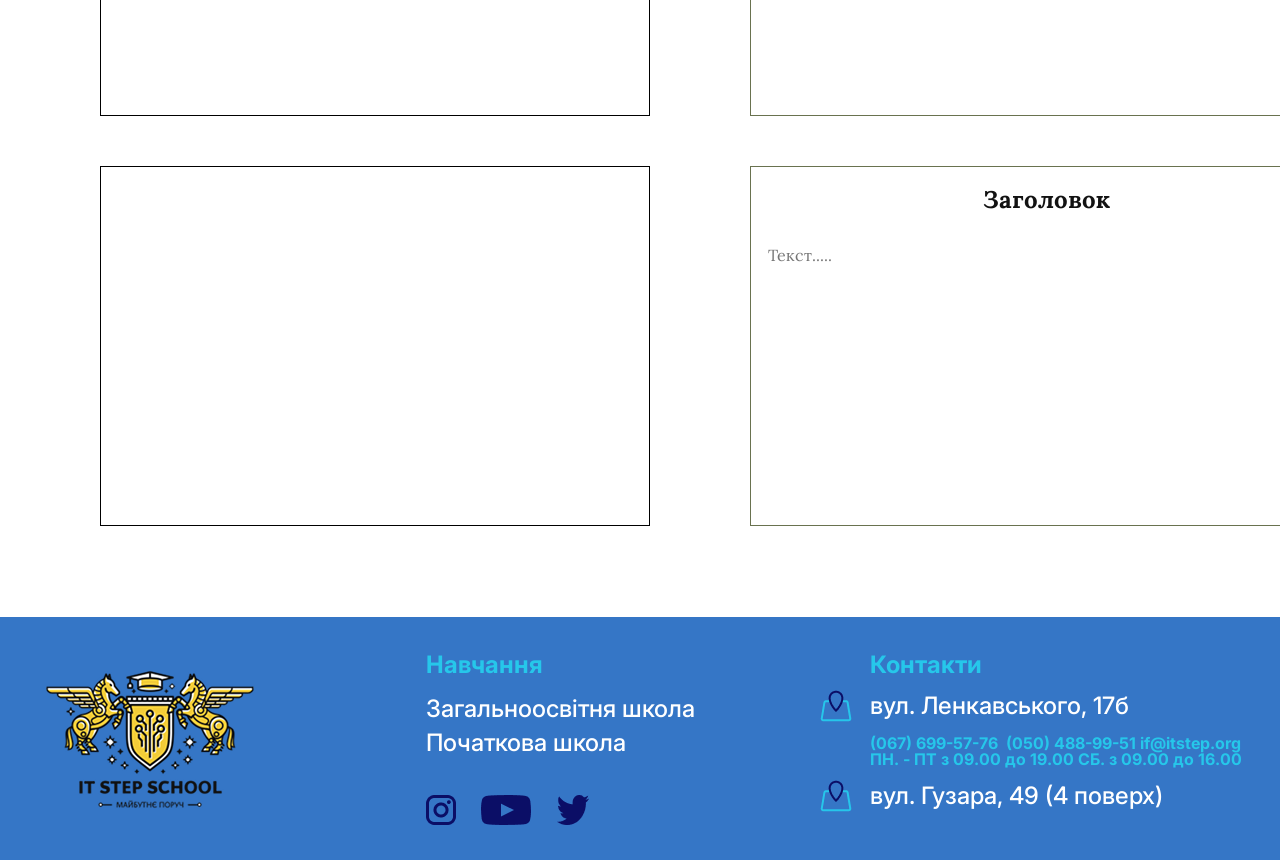
<file: index10_3.html>
<!DOCTYPE html>
<html lang="en">
<head>
    <meta charset="UTF-8">
    <meta name="viewport" content="width=device-width, initial-scale=1.0">
    <link rel="stylesheet" href="css/style10_3.css">
    <title>Document</title>
</head>
<body>
    <header>
        <div class="container">
            <div class="header-wrap flex">
                <div class="header-logo">
                    <img src="images/лого школи 1.png" alt="">
                </div>
                <div class="header-menu flex">
                    <div class="header-info flex">
                        <nav>
                            <ul class="menu flex">
                                <li class="header-item"><a href="index.html" class="header-link">Головна</a></li>
                                <li class="header-item"><a href="index10_2.html" class="header-link">Про нас</a></li>
                                <li class="header-item"><a href="index10_3.html" class="header-link1">Математика</a></li>
                            </ul>
                        </nav>
                    </div>
                    <form class="header-button">
                        <button class="but1" type="submit">
                            <p>Приєднатися</p>
                        </button>
                    </form>
                </div>
            </div>
        </div>
    </header>
    <section class="sec1">
        <div class="container">
            <div class="sec1-wrap flex">
                <div class="sec1-image flex">
                    <img src="images/1234.png" alt="">
                    <div class="sec1-info flex">
                        <h1>МАТЕМАТИКА & JAVASCRIPT</h1>
                    </div>
                </div>
            </div>
        </div>
    </section>
    <section class="sec2">
        <div class="container">
            <div class="sec2-wrap flex">
                <div class="sec2-gridcontainer1">
                    <div class="block1"></div>
                    <div class="block1"></div>
                    <div class="block1"></div>
                </div>
                <div class="sec2-gridcontainer2">
                    <form class="block2 flex">
                        <label>Заголовок</label>
                        <input type="text" placeholder="Текст.....">
                    </form>
                    <form class="block2 flex">
                        <label>Заголовок</label>
                        <input type="text" placeholder="Текст.....">
                    </form>
                    <form class="block2 flex">
                        <label>Заголовок</label>
                        <input type="text" placeholder="Текст.....">
                    </form>
                    
                </div>
            </div>
        </div>
    </section>
    <section class="sec7">
        <div class="container">
            <div class="sec7-wrap flex">
                <div class="sec7-logo">
                    <img src="images/лого школи 3.png" alt="">
                </div>
                <div class="sec7-info flex">
                    <div class="sec7-infoblock1 flex">
                        <h3>Навчання</h3>
                        <p>Загальноосвітня школа</p>
                        <p>Початкова школа</p>
                        <div class="sec7-imageblock flex">
                            <img src="images/inst 1.png" alt="">
                            <img src="images/youtube 1.png" alt="">
                            <img src="images/twitter 1.png" alt="">
                        </div>
                    </div>
                    <div class="sec7-infoblock2 flex">
                        <h3>Контакти</h3>
                        <div class="sec7-textblock flex">
                            <img src="images/Group 72.png" alt="">
                            <p>вул. Ленкавського, 17б</p>
                        </div>
                        <pre>(067) 699-57-76  (050) 488-99-51 if@itstep.org
ПН. - ПТ з 09.00 до 19.00 СБ. з 09.00 до 16.00</pre>
                        <div class="sec7-textblock flex">
                            <img src="images/Group 72.png" alt="">
                            <p>вул. Гузара, 49 (4 поверх)</p>
                        </div>
                    </div>
                </div>
            </div>
        </div>
    </section>
</body>
</html>
</file>
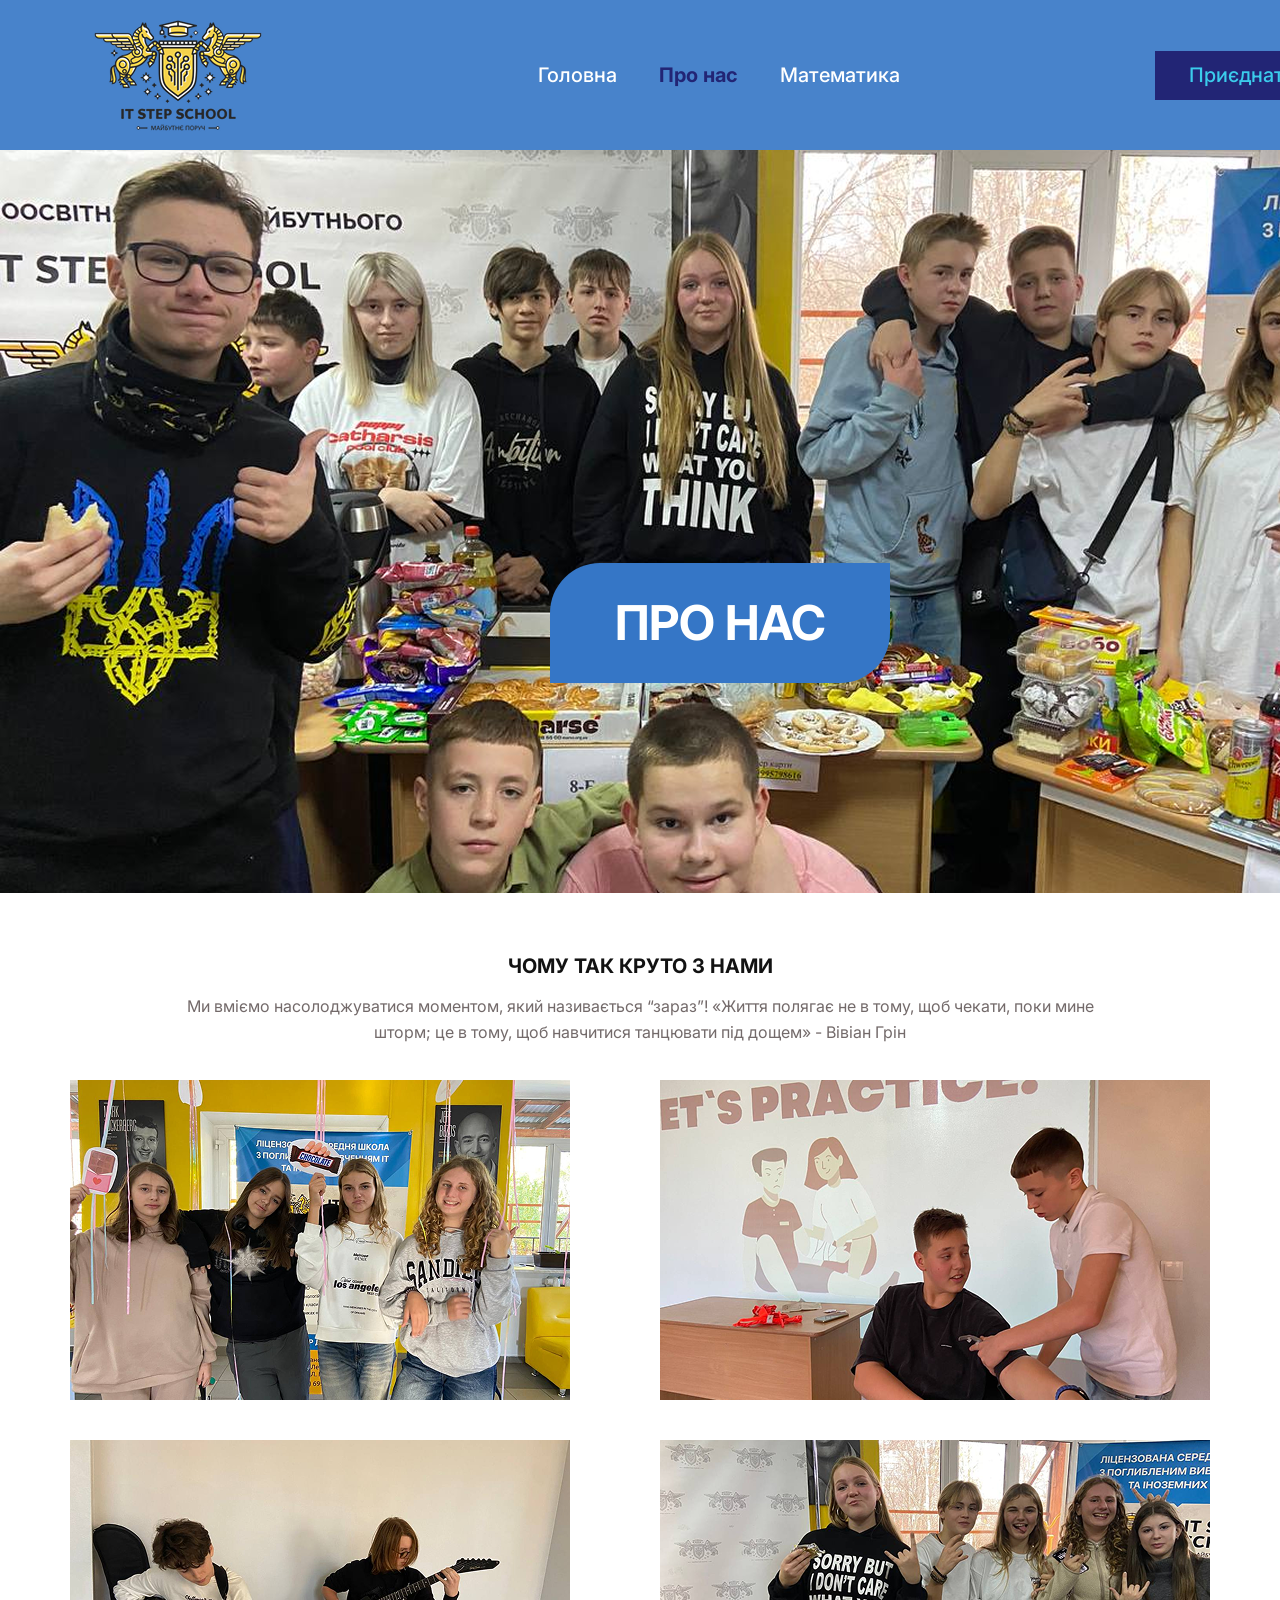
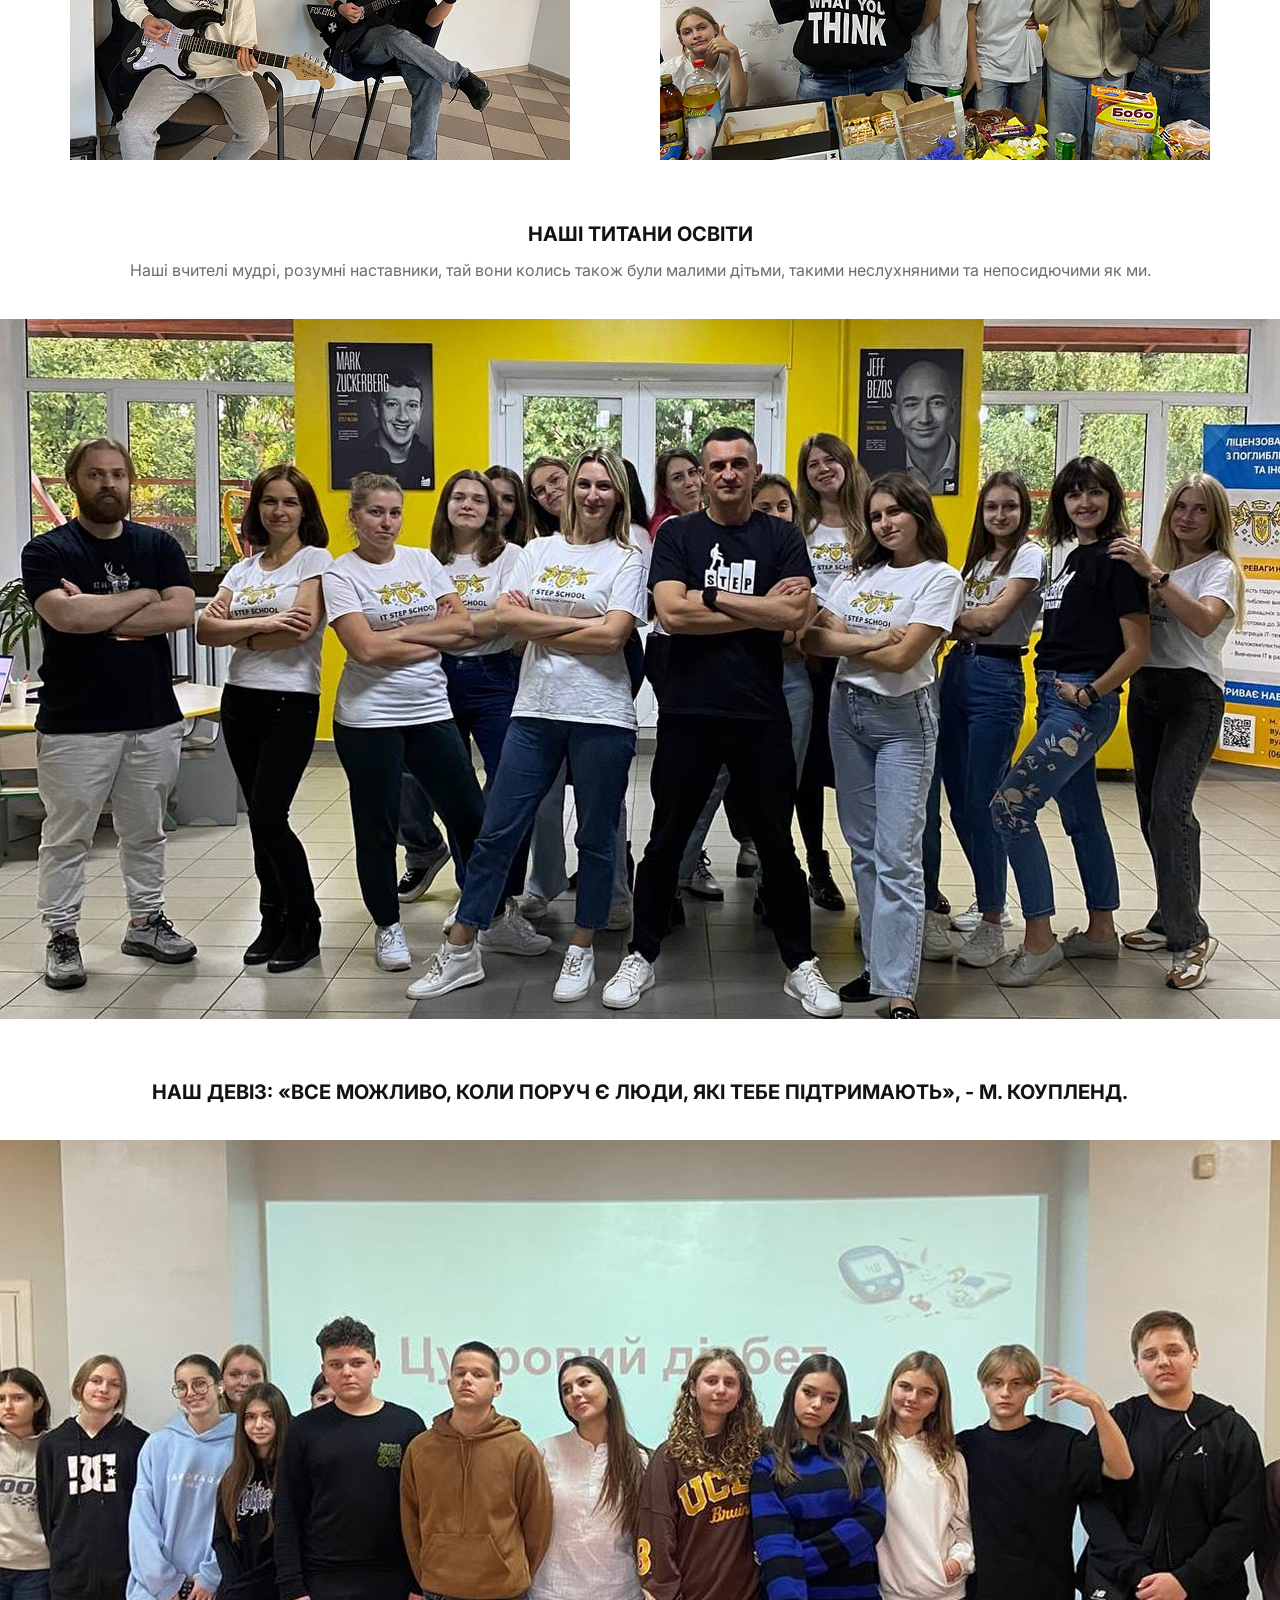
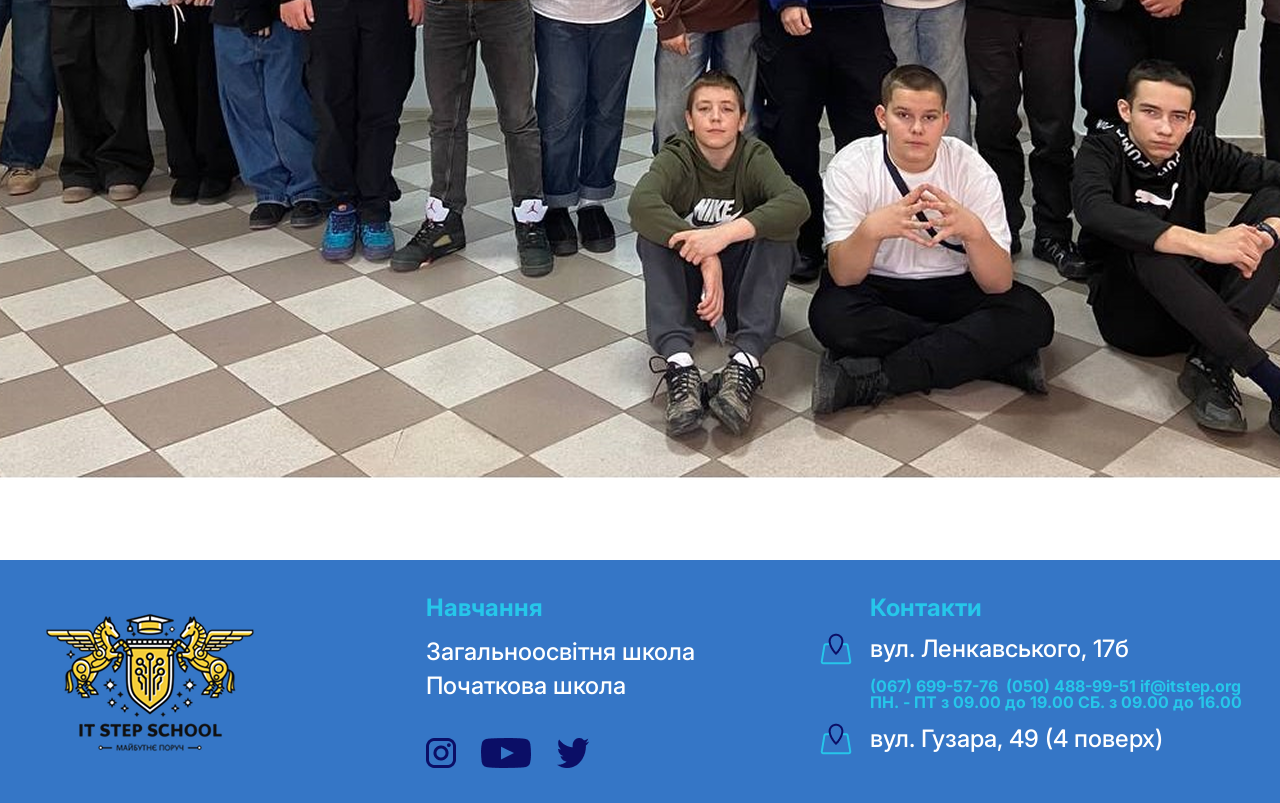
<file: indix.html>
<!DOCTYPE html>
<html lang="en">
<head>
    <meta charset="UTF-8">
    <meta name="viewport" content="width=device-width, initial-scale=1.0">
    <link rel="stylesheet" href="css/style10_2.css">
    <title>Document</title>
</head>
<body>
    <header>
        <div class="container">
            <div class="header-wrap flex">
                <div class="header-logo">
                    <img src="images/лого школи 1.png" alt="">
                </div>
                <div class="header-menu flex">
                    <div class="header-info flex">
                        <nav>
                            <ul class="menu flex">
                                <li class="header-item"><a href="index.html" class="header-link">Головна</a></li>
                                <li class="header-item"><a href="indix.html" class="header-link1">Про нас</a></li>
                                <li class="header-item"><a href="inbex.html" class="header-link">Математика</a></li>
                            </ul>
                        </nav>
                    </div>
                    <form class="header-button">
                        <button class="but1" type="submit">
                            <p>Приєднатися</p>
                        </button>
                    </form>
                </div>
            </div>
        </div>
    </header>
    <section class="sec1">
        <div class="container">
            <div class="sec1-wrap flex">
                <div class="sec1-image flex">
                    <img src="images/photo_2024-11-26_20-44-53.png" alt="">
                    <div class="sec1-info flex">
                        <h1>ПРО НАС</h1>
                    </div>
                </div>
            </div>
        </div>
    </section>
    <section class="sec2">
        <div class="container">
            <div class="sec2-wrap flex">
                <div class="sec2-title flex">
                    <h1>ЧОМУ ТАК КРУТО З НАМИ</h1>
                    <p>Ми вміємо насолоджуватися моментом, який називається “зараз”! «Життя полягає не в тому, щоб чекати, поки мине шторм; це в тому, щоб навчитися танцювати під дощем» - Вівіан Грін</p>
                </div>
                <div class="sec2-image">
                    <img src="images/Group 316.png" alt="">
                </div>
            </div>
        </div>
    </section>
    <section class="sec3">
        <div class="container">
            <div class="sec3-wrap flex">
                <div class="sec3-title flex">
                    <h1>НАШІ ТИТАНИ ОСВІТИ</h1>
                    <p>Наші вчителі мудрі, розумні наставники, тай вони колись також були малими дітьми, такими неслухняними та непосидючими як ми.</p>
                </div>
                <div class="sec3-image">
                    <img src="images/викладачі.png" alt="">
                </div>
            </div>
        </div>
    </section>
    <section class="sec4">
        <div class="container">
            <div class="sec4-wrap flex">
                <div class="sec4-title flex">
                    <h1>НАШ ДЕВІЗ: «ВСЕ МОЖЛИВО, КОЛИ ПОРУЧ Є ЛЮДИ, ЯКІ ТЕБЕ ПІДТРИМАЮТЬ», - М. КОУПЛЕНД.</h1>
                </div>
                <div class="sec4-image">
                    <img src="images/photo_2024-11-26_20-45-03.png" alt="">
                </div>
            </div>
        </div>
    </section>
    
    <section class="sec7">
        <div class="container">
            <div class="sec7-wrap flex">
                <div class="sec7-logo">
                    <img src="images/лого школи 3.png" alt="">
                </div>
                <div class="sec7-info flex">
                    <div class="sec7-infoblock1 flex">
                        <h3>Навчання</h3>
                        <p>Загальноосвітня школа</p>
                        <p>Початкова школа</p>
                        <div class="sec7-imageblock flex">
                            <img src="images/inst 1.png" alt="">
                            <img src="images/youtube 1.png" alt="">
                            <img src="images/twitter 1.png" alt="">
                        </div>
                    </div>
                    <div class="sec7-infoblock2 flex">
                        <h3>Контакти</h3>
                        <div class="sec7-textblock flex">
                            <img src="images/Group 72.png" alt="">
                            <p>вул. Ленкавського, 17б</p>
                        </div>
                        <pre>(067) 699-57-76  (050) 488-99-51 if@itstep.org
ПН. - ПТ з 09.00 до 19.00 СБ. з 09.00 до 16.00</pre>
                        <div class="sec7-textblock flex">
                            <img src="images/Group 72.png" alt="">
                            <p>вул. Гузара, 49 (4 поверх)</p>
                        </div>
                    </div>
                </div>
            </div>
        </div>
    </section>
</body>
</html>
</file>
<file: css/style.css>
@import url('https://fonts.googleapis.com/css2?family=Inter:ital,opsz,wght@0,14..32,100..900;1,14..32,100..900&family=Lora:ital,wght@0,400..700;1,400..700&display=swap');
*{
    
    margin: 0px;
    padding: 0px;
    box-sizing: border-box;

}
.container{
    max-width: 1440px;
    width: 100%;
    margin: 0 auto;
    padding: 0px;
}
a{
    text-decoration: none;
}
ul{
    list-style: none;
}
.flex{
    display: flex;   
}
:root{
    --bg-color: #3576C6;
    --text-color: #0B0E66;
    --cyan-color: #26C7EA;
    --light-bg-color: #C8EAFF;
}
.header-wrap{
    background-color: var(--bg-color);
    width: 1440px;
    height: 150px;
    align-items: center;
    justify-content: center;
    gap: 270px;
    position:fixed;
    top: 0;
    z-index: 1;
    opacity: 90%;
    .header-menu{       
        gap: 255px;
        align-items: center;
        .but1{
            width: 197px;
            height: 49px;
            background-color: var(--text-color);
            border: none;
            cursor: pointer;
            p{
                color: var(--cyan-color);
                font-family: "Inter", sans-serif;
                font-weight: 500;
                font-size: 20px;
                line-height: 100%;                    
            }
        }
        
        .header-info{
            .menu{
                gap: 42px;
                .header-link{
                    font-family: "Inter", sans-serif;
                    font-weight: 500;
                    font-size: 20px;
                    line-height: 100%;
                    color: white;
                    
                }
                .header-link1{
                        color: var(--text-color);
                        font-weight: 700;
                        font-family: "Inter", sans-serif;
                        font-size: 20px;
                        line-height: 100%;
                }
            }
        }
    }
}
.sec1-wrap{
    width: 1440px;
    height: 728px;
    margin-bottom: 60px;
    position: static;
    margin-top: 150px;
    .sec1-image{
        position: relative;
        .sec1-logos{
            gap: 25px;
            position: absolute;
            bottom: 50px;
            left: 100px;
            
        }
    }
}
.sec2-wrap{
    flex-direction: column;
    height: 266px;
    margin-bottom: 30px;
    justify-content: center;
    align-items: center;
    .sec2-title{
        width: 559px;
        height: 88px;
        h1{
            color: var(--text-color);
            font-family: "Inter", sans-serif;
            font-style: Medium;
            font-weight: 500;
            font-size: 36px;
            line-height: 100%;
            text-align: center;
        }
    }
}
.sec3-wrap{
    height: 477px;
    gap: 60px;
    justify-content: center;
    align-items: center;
    margin-bottom: 130px;
    .sec3-block{
        flex-direction: column;
        height: 477px;
        .sec3-title{
            height: 150px;
            border-top-left-radius: 40px;
            border-top-right-radius: 40px;
            flex-direction: column;
            gap: 20px;
            background-color: var(--light-bg-color);
            justify-content: center;
            padding-left: 49px;
            p{
                color: var(--text-color);
                font-family: "Inter", sans-serif;
                font-style: Medium;
                font-weight: 500;
                font-size: 24px;
                line-height: 100%;
            }
            h1{
                color: var(--text-color);
                font-family: "Inter", sans-serif;
                font-style: Medium;
                font-weight: 500;
                font-size: 36px;
                line-height: 100%;
            }
        }
    }
}
.sec4-wrap{
    height: 704px;
    width: 1440px;
    background-image: url(../images/Rectangle\ 20.png);
    flex-direction: column;
    align-items: center;
    justify-content: center;
    margin-bottom: 60px;
    gap: 45px;
    .sec4-title{
        height: 48px;
        h1{
            color: #FFFDFD;
            font-family: "Inter", sans-serif;
            font-style: bold;
            font-weight: 700;
            font-size: 40px;
            line-height: 100%;
        }
    }
    .sec4-gridcontainer{
        display: grid;
        grid-template-columns: repeat(3,320px);
        grid-template-rows: repeat(2,240px);
        row-gap: 20px;
        column-gap: 41px;
        .sec4-block{
            flex-direction: column;
            background-color: white;           
            opacity: 70%;
            justify-content: center;
            padding-left: 30px;
            gap: 15px;
            h3{
                color: var(--text-color);
                font-family: "Inter", sans-serif;
                font-style: bold;
                font-weight: 500;
                font-size: 24px;
                line-height: 24px;
                width: 269px;
            }
            p{
                color: black;
                font-family: "Inter", sans-serif;
                font-style: bold;
                font-weight: 400;
                font-size: 20px;
                line-height: 24px;
                width: 276px;
            }
        }
    }
}
.sec5-wrap{
    width: 1251px;
    height: 596px;
    flex-direction: column;
    margin-left: 100px;
    margin-bottom: 100px;
    gap: 70px;
    align-items: center;
    justify-content: center;
    .sec5-title{
        width: 599px;
        height: 88px;
        h1{
            color: #0A3853;
            font-family: "Inter", sans-serif;
            font-style: bold;
            font-weight: 400;
            font-size: 36px;
            line-height: 100%; 
        }
    }
    .sec5-menu{
        gap: 50px;
        justify-content: center;
        align-items: center;
        .sec5-info{
            flex-direction: column;
            gap: 30px;
            width: 608px;
            .sec5-infoblock{
                gap: 34px;
                img{
                    width: 50px;
                    height: 50px;
                }
                p{
                    color: black;
                    font-family: "Inter", sans-serif;
                    font-style: Regular;
                    font-weight: 400;
                    font-size: 24px;
                    line-height: 100%; 
                    width: 524px;
                }
            }
        }
    }
}
.sec6-wrap{
    flex-direction: column;
    height: 560px;
    gap: 80px;
    background-image: url(../images/Rectangle\ 12\ \(1\).png);
    align-items: center;
    .sec6-title{
        flex-direction: column;
        gap: 30px;
        margin-top: 60px;
        align-items: center;
        h1{
            color: white;
            font-family: "Inter", sans-serif;
            font-style: medium;
            font-weight: 500;
            font-size: 40px;
            line-height: 100%; 
        }
        p{
            color: white;
            font-family: "Inter", sans-serif;
            font-style: medium;
            font-weight: 500;
            font-size: 20px;
            line-height: 100%; 
            width: 802px;
            text-align: center;
        }
    }
    .sec6-form{
        gap: 50px;
        input{
            width: 363px;
            height: 71px;
            border-radius: 20px;
            border: none;
            font-family: "Inter", sans-serif;
            font-weight: 400;
            font-style: regular;
            font-size: 20px;
            line-height: 100%;
            background-color: #D9D9D9;
            padding-left: 40px;
            color: #6D6A6A;
        }
        .but1{
            width: 363px;
            height: 71px;
            border-radius: 20px;
            border: none;
            background-color: #D9D9D9;
            padding-left: 40px;
            align-items: center;
            gap: 10px;
            cursor: pointer;
            p{
                color: #6D6A6A;
                font-family: "Inter", sans-serif;
                font-weight: 400;
                font-style: regular;
                font-size: 20px;
                line-height: 100%;
            }
        }
        .but2{
            width: 363px;
            height: 71px;
            border-radius: 20px;
            border: 1px solid var(--cyan-color);
            font-family: "Inter", sans-serif;
            font-weight: 400;
            font-style: regular;
            font-size: 20px;
            line-height: 100%;
            background-color: var(--text-color);
            color: var(--cyan-color);
            cursor: pointer;
        }
    }
}
.sec7-wrap{
    height: 243px;
    background-color: var(--bg-color);
    gap: 164px;
    align-items: center;
    justify-content: center;
    .sec7-info{
        gap: 122px;
        .sec7-infoblock1{
            flex-direction: column;
            .sec7-imageblock{
                gap: 25px;
                margin-top: 30px;
            }
            h3{
                color: var(--cyan-color);
                font-family: "Inter", sans-serif;
                font-style: medium;
                font-weight: 700;
                font-size: 24px;
                line-height: 100%;
                margin-bottom: 20px; 
            }
            p{
                color: white;
                font-family: "Inter", sans-serif;
                font-style: medium;
                font-weight: 500;
                font-size: 24px;
                line-height: 100%; 
                margin-bottom: 10px;
            }
        }
        .sec7-infoblock2{
            flex-direction: column;
            gap: 10px;
            h3{
                color: var(--cyan-color);
                font-family: "Inter", sans-serif;
                font-style: medium;
                font-weight: 700;
                font-size: 24px;
                line-height: 100%;
                margin-left: 53px;
            }            
            pre{
                color: var(--cyan-color);
                font-family: "Inter", sans-serif;
                font-style: medium;
                font-weight: 700;
                font-size: 16px;
                line-height: 100%; 
                margin-left: 53px;
            }
            .sec7-textblock{
                gap: 15px;
                align-items: center;

                p{
                    color: white;
                    font-family: "Inter", sans-serif;
                    font-style: medium;
                    font-weight: 500;
                    font-size: 24px;
                    line-height: 100%; 
                }
            }
        }
    }
}
</file>
<file: css/style10_3.css>
@import url('https://fonts.googleapis.com/css2?family=Inter:ital,opsz,wght@0,14..32,100..900;1,14..32,100..900&family=Lora:ital,wght@0,400..700;1,400..700&display=swap');
*{
    
    margin: 0px;
    padding: 0px;
    box-sizing: border-box;

}
.container{
    max-width: 1440px;
    width: 100%;
    margin: 0 auto;
    padding: 0px;
}
a{
    text-decoration: none;
}
ul{
    list-style: none;
}
.flex{
    display: flex;   
}
:root{
    --bg-color: #3576C6;
    --text-color: #0B0E66;
    --cyan-color: #26C7EA;
    --light-bg-color: #C8EAFF;
}
.header-wrap{
    background-color: var(--bg-color);
    width: 1440px;
    height: 150px;
    align-items: center;
    justify-content: center;
    gap: 270px;
    position:fixed;
    top: 0;
    z-index: 1;
    opacity: 90%;
    .header-menu{       
        gap: 255px;
        align-items: center;
        .but1{
            width: 197px;
            height: 49px;
            background-color: var(--text-color);
            border: none;
            cursor: pointer;
            p{
                color: var(--cyan-color);
                font-family: "Inter", sans-serif;
                font-weight: 500;
                font-size: 20px;
                line-height: 100%;                    
            }
        }
        .header-info{
            .menu{
                gap: 42px;
                .header-link{
                    font-family: "Inter", sans-serif;
                    font-weight: 500;
                    font-size: 20px;
                    line-height: 100%;
                    color: white;
                    
                }
                .header-link1{
                        color: var(--text-color);
                        font-weight: 700;
                        font-family: "Inter", sans-serif;
                        font-size: 20px;
                        line-height: 100%;
                }
            }
        }
    }
}
.sec1-wrap{
    height: 700px;
    margin-top: 150px;
    margin-bottom: 96px;
    .sec1-image{
        position: relative;
        .sec1-info{
            position: absolute;
            bottom: 70px;
            left: 436px;
            width: 569px;
            height: 120px;
            background-color: var(--bg-color);
            border-top-left-radius: 50px;
            border-bottom-right-radius: 50px;
            justify-content: center;
            align-items: center;
            h1{
                font-family: "Inter", sans-serif;
                font-weight: 700;
                font-size: 32px;
                line-height: 130%;
                color: white;
            }
        }
    }
}
.sec2-wrap{
    width: 1240px;
    height: 1180px;
    margin-left: 100px;
    margin-bottom: 91px;
    gap: 100px;
    .sec2-gridcontainer1{
        display: grid;
        grid-template-columns: repeat(1,550px);
        grid-template-rows: repeat(3,360px);
        row-gap: 50px;
        .block1{
            border: 1px solid black;
        }
    }
    .sec2-gridcontainer2{
        display: grid;
        grid-template-columns: repeat(1,590px);
        grid-template-rows: repeat(3,360px);
        row-gap: 50px;
        .block2{
            border: 1px solid #69724F;
            flex-direction: column;
            gap: 25px;
            padding-top: 15px;
            label{
                font-family: "Lora", sans-serif;
                font-weight: 700;
                font-size: 24px;
                line-height: 150%;
                color: #121212;
                margin-left: 232px;                
            }
            input{
                border: none;
                margin-left: 17px;
                font-family: "Lora", sans-serif;
                font-weight: 400;
                font-size: 16px;
                line-height: 150%;
                color: #666363;
            }

        }
    }
}
.sec7-wrap{
    height: 243px;
    background-color: var(--bg-color);
    gap: 164px;
    align-items: center;
    justify-content: center;
    .sec7-info{
        gap: 122px;
        .sec7-infoblock1{
            flex-direction: column;
            .sec7-imageblock{
                gap: 25px;
                margin-top: 30px;
            }
            h3{
                color: var(--cyan-color);
                font-family: "Inter", sans-serif;
                font-style: medium;
                font-weight: 700;
                font-size: 24px;
                line-height: 100%;
                margin-bottom: 20px; 
            }
            p{
                color: white;
                font-family: "Inter", sans-serif;
                font-style: medium;
                font-weight: 500;
                font-size: 24px;
                line-height: 100%; 
                margin-bottom: 10px;
            }
        }
        .sec7-infoblock2{
            flex-direction: column;
            gap: 10px;
            h3{
                color: var(--cyan-color);
                font-family: "Inter", sans-serif;
                font-style: medium;
                font-weight: 700;
                font-size: 24px;
                line-height: 100%;
                margin-left: 53px;
            }            
            pre{
                color: var(--cyan-color);
                font-family: "Inter", sans-serif;
                font-style: medium;
                font-weight: 700;
                font-size: 16px;
                line-height: 100%; 
                margin-left: 53px;
            }
            .sec7-textblock{
                gap: 15px;
                align-items: center;

                p{
                    color: white;
                    font-family: "Inter", sans-serif;
                    font-style: medium;
                    font-weight: 500;
                    font-size: 24px;
                    line-height: 100%; 
                }
            }
        }
    }
}
</file>
<file: css/style10.css>
@import url('https://fonts.googleapis.com/css2?family=Inter:ital,opsz,wght@0,14..32,100..900;1,14..32,100..900&family=Lora:ital,wght@0,400..700;1,400..700&display=swap');
*{
    
    margin: 0px;
    padding: 0px;
    box-sizing: border-box;

}
.container{
    max-width: 1440px;
    width: 100%;
    margin: 0 auto;
    padding: 0px;
}
a{
    text-decoration: none;
}
ul{
    list-style: none;
}
.flex{
    display: flex;   
}
:root{
    --bg-color: #3576C6;
    --text-color: #0B0E66;
    --cyan-color: #26C7EA;
    --light-bg-color: #C8EAFF;
}
.header-wrap{
    background-color: var(--bg-color);
    width: 1440px;
    height: 150px;
    align-items: center;
    justify-content: center;
    gap: 270px;
    position:fixed;
    top: 0;
    z-index: 1;
    opacity: 90%;
    .header-menu{       
        gap: 255px;
        align-items: center;
        .but1{
            width: 197px;
            height: 49px;
            background-color: var(--text-color);
            border: none;
            cursor: pointer;
            p{
                color: var(--cyan-color);
                font-family: "Inter", sans-serif;
                font-weight: 500;
                font-size: 20px;
                line-height: 100%;                    
            }
        }
        
        .header-info{
            .menu{
                gap: 42px;
                .header-link{
                    font-family: "Inter", sans-serif;
                    font-weight: 500;
                    font-size: 20px;
                    line-height: 100%;
                    color: white;
                    
                }
                .header-link1{
                        color: var(--text-color);
                        font-weight: 700;
                        font-family: "Inter", sans-serif;
                        font-size: 20px;
                        line-height: 100%;
                }
            }
        }
    }
}
.sec1-wrap{
    width: 1440px;
    height: 728px;
    margin-bottom: 60px;
    position: static;
    margin-top: 150px;
    .sec1-image{
        position: relative;
        .sec1-logos{
            gap: 25px;
            position: absolute;
            bottom: 50px;
            left: 100px;
            
        }
    }
}
.sec2-wrap{
    flex-direction: column;
    height: 266px;
    margin-bottom: 30px;
    justify-content: center;
    align-items: center;
    .sec2-title{
        width: 559px;
        height: 88px;
        h1{
            color: var(--text-color);
            font-family: "Inter", sans-serif;
            font-style: Medium;
            font-weight: 500;
            font-size: 36px;
            line-height: 100%;
            text-align: center;
        }
    }
}
.sec3-wrap{
    height: 477px;
    gap: 60px;
    justify-content: center;
    align-items: center;
    margin-bottom: 130px;
    .sec3-block{
        flex-direction: column;
        height: 477px;
        .sec3-title{
            height: 150px;
            border-top-left-radius: 40px;
            border-top-right-radius: 40px;
            flex-direction: column;
            gap: 20px;
            background-color: var(--light-bg-color);
            justify-content: center;
            padding-left: 49px;
            p{
                color: var(--text-color);
                font-family: "Inter", sans-serif;
                font-style: Medium;
                font-weight: 500;
                font-size: 24px;
                line-height: 100%;
            }
            h1{
                color: var(--text-color);
                font-family: "Inter", sans-serif;
                font-style: Medium;
                font-weight: 500;
                font-size: 36px;
                line-height: 100%;
            }
        }
    }
}
.sec4-wrap{
    height: 704px;
    width: 1440px;
    background-image: url(../images/Rectangle\ 20.png);
    flex-direction: column;
    align-items: center;
    justify-content: center;
    margin-bottom: 60px;
    gap: 45px;
    .sec4-title{
        height: 48px;
        h1{
            color: #FFFDFD;
            font-family: "Inter", sans-serif;
            font-style: bold;
            font-weight: 700;
            font-size: 40px;
            line-height: 100%;
        }
    }
    .sec4-gridcontainer{
        display: grid;
        grid-template-columns: repeat(3,320px);
        grid-template-rows: repeat(2,240px);
        row-gap: 20px;
        column-gap: 41px;
        .sec4-block{
            flex-direction: column;
            background-color: white;           
            opacity: 70%;
            justify-content: center;
            padding-left: 30px;
            gap: 15px;
            h3{
                color: var(--text-color);
                font-family: "Inter", sans-serif;
                font-style: bold;
                font-weight: 500;
                font-size: 24px;
                line-height: 24px;
                width: 269px;
            }
            p{
                color: black;
                font-family: "Inter", sans-serif;
                font-style: bold;
                font-weight: 400;
                font-size: 20px;
                line-height: 24px;
                width: 276px;
            }
        }
    }
}
.sec5-wrap{
    width: 1251px;
    height: 596px;
    flex-direction: column;
    margin-left: 100px;
    margin-bottom: 100px;
    gap: 70px;
    align-items: center;
    justify-content: center;
    .sec5-title{
        width: 599px;
        height: 88px;
        h1{
            color: #0A3853;
            font-family: "Inter", sans-serif;
            font-style: bold;
            font-weight: 400;
            font-size: 36px;
            line-height: 100%; 
        }
    }
    .sec5-menu{
        gap: 50px;
        justify-content: center;
        align-items: center;
        .sec5-info{
            flex-direction: column;
            gap: 30px;
            width: 608px;
            .sec5-infoblock{
                gap: 34px;
                img{
                    width: 50px;
                    height: 50px;
                }
                p{
                    color: black;
                    font-family: "Inter", sans-serif;
                    font-style: Regular;
                    font-weight: 400;
                    font-size: 24px;
                    line-height: 100%; 
                    width: 524px;
                }
            }
        }
    }
}
.sec6-wrap{
    flex-direction: column;
    height: 560px;
    gap: 80px;
    background-image: url(../images/Rectangle\ 12\ \(1\).png);
    align-items: center;
    .sec6-title{
        flex-direction: column;
        gap: 30px;
        margin-top: 60px;
        align-items: center;
        h1{
            color: white;
            font-family: "Inter", sans-serif;
            font-style: medium;
            font-weight: 500;
            font-size: 40px;
            line-height: 100%; 
        }
        p{
            color: white;
            font-family: "Inter", sans-serif;
            font-style: medium;
            font-weight: 500;
            font-size: 20px;
            line-height: 100%; 
            width: 802px;
            text-align: center;
        }
    }
    .sec6-form{
        gap: 50px;
        input{
            width: 363px;
            height: 71px;
            border-radius: 20px;
            border: none;
            font-family: "Inter", sans-serif;
            font-weight: 400;
            font-style: regular;
            font-size: 20px;
            line-height: 100%;
            background-color: #D9D9D9;
            padding-left: 40px;
            color: #6D6A6A;
        }
        .but1{
            width: 363px;
            height: 71px;
            border-radius: 20px;
            border: none;
            background-color: #D9D9D9;
            padding-left: 40px;
            align-items: center;
            gap: 10px;
            cursor: pointer;
            p{
                color: #6D6A6A;
                font-family: "Inter", sans-serif;
                font-weight: 400;
                font-style: regular;
                font-size: 20px;
                line-height: 100%;
            }
        }
        .but2{
            width: 363px;
            height: 71px;
            border-radius: 20px;
            border: 1px solid var(--cyan-color);
            font-family: "Inter", sans-serif;
            font-weight: 400;
            font-style: regular;
            font-size: 20px;
            line-height: 100%;
            background-color: var(--text-color);
            color: var(--cyan-color);
            cursor: pointer;
        }
    }
}
.sec7-wrap{
    height: 243px;
    background-color: var(--bg-color);
    gap: 164px;
    align-items: center;
    justify-content: center;
    .sec7-info{
        gap: 122px;
        .sec7-infoblock1{
            flex-direction: column;
            .sec7-imageblock{
                gap: 25px;
                margin-top: 30px;
            }
            h3{
                color: var(--cyan-color);
                font-family: "Inter", sans-serif;
                font-style: medium;
                font-weight: 700;
                font-size: 24px;
                line-height: 100%;
                margin-bottom: 20px; 
            }
            p{
                color: white;
                font-family: "Inter", sans-serif;
                font-style: medium;
                font-weight: 500;
                font-size: 24px;
                line-height: 100%; 
                margin-bottom: 10px;
            }
        }
        .sec7-infoblock2{
            flex-direction: column;
            gap: 10px;
            h3{
                color: var(--cyan-color);
                font-family: "Inter", sans-serif;
                font-style: medium;
                font-weight: 700;
                font-size: 24px;
                line-height: 100%;
                margin-left: 53px;
            }            
            pre{
                color: var(--cyan-color);
                font-family: "Inter", sans-serif;
                font-style: medium;
                font-weight: 700;
                font-size: 16px;
                line-height: 100%; 
                margin-left: 53px;
            }
            .sec7-textblock{
                gap: 15px;
                align-items: center;

                p{
                    color: white;
                    font-family: "Inter", sans-serif;
                    font-style: medium;
                    font-weight: 500;
                    font-size: 24px;
                    line-height: 100%; 
                }
            }
        }
    }
}
</file>
<file: css/style10_2.css>
@import url('https://fonts.googleapis.com/css2?family=Inter:ital,opsz,wght@0,14..32,100..900;1,14..32,100..900&family=Lora:ital,wght@0,400..700;1,400..700&display=swap');
*{
    
    margin: 0px;
    padding: 0px;
    box-sizing: border-box;

}
.container{
    max-width: 1440px;
    width: 100%;
    margin: 0 auto;
    padding: 0px;
}
a{
    text-decoration: none;
}
ul{
    list-style: none;
}
.flex{
    display: flex;   
}
:root{
    --bg-color: #3576C6;
    --text-color: #0B0E66;
    --cyan-color: #26C7EA;
    --light-bg-color: #C8EAFF;
    --grey-color: #736A6A;
}
.header-wrap{
    background-color: var(--bg-color);
    width: 1440px;
    height: 150px;
    align-items: center;
    justify-content: center;
    gap: 270px;
    position:fixed;
    top: 0;
    z-index: 1;
    opacity: 90%;
    .header-menu{       
        gap: 255px;
        align-items: center;
        .but1{
            width: 197px;
            height: 49px;
            background-color: var(--text-color);
            border: none;
            cursor: pointer;
            p{
                color: var(--cyan-color);
                font-family: "Inter", sans-serif;
                font-weight: 500;
                font-size: 20px;
                line-height: 100%;                    
            }
        }
        .header-info{
            .menu{
                gap: 42px;
                .header-link{
                    font-family: "Inter", sans-serif;
                    font-weight: 500;
                    font-size: 20px;
                    line-height: 100%;
                    color: white;
                    
                }
                .header-link1{
                        color: var(--text-color);
                        font-weight: 700;
                        font-family: "Inter", sans-serif;
                        font-size: 20px;
                        line-height: 100%;
                }
            }
        }
    }
}
.sec1-wrap{
    height: 743px;
    margin-top: 150px;
    margin-bottom: 60px;
    .sec1-image{
        position: relative;
        .sec1-info{
            position: absolute;
            bottom: 210px;
            left: 550px;
            width: 340px;
            height: 120px;
            background-color: var(--bg-color);
            border-top-left-radius: 50px;
            border-bottom-right-radius: 50px;
            justify-content: center;
            align-items: center;
            h1{
                font-family: "Inter", sans-serif;
                font-weight: 700;
                font-size: 48px;
                line-height: 130%;
                color: white;
            }
        }
    }
}
.sec2-wrap{
    flex-direction: column;
    gap: 35px;
    height: 808px;
    margin-bottom: 60px;
    align-items: center;
    .sec2-title{
        flex-direction: column;
        gap: 15px;
        align-items: center;
        h1{
            font-family: "Inter", sans-serif;
            font-weight: 700;
            font-size: 20px;
            line-height: 130%;
            color: #121212;
        }
        p{
            font-family: "Inter", sans-serif;
            font-weight: 400;
            font-size: 16px;
            line-height: 160%;
            color: var(--grey-color);
            text-align: center;
            width: 928px;
        }
    }
}
.sec3-wrap{
    flex-direction: column;
    gap: 35px;
    height: 798px;
    margin-bottom: 60px;
    align-items: center;
    .sec3-title{
        flex-direction: column;
        gap: 11px;
        align-items: center;
        h1{
            font-family: "Inter", sans-serif;
            font-weight: 700;
            font-size: 20px;
            line-height: 130%;
            color: #121212;
        }
        p{
            font-family: "Inter", sans-serif;
            font-weight: 400;
            font-size: 16px;
            line-height: 160%;
            color: var(--grey-color);
            text-align: center;
        }
    }
}

.sec4-wrap{
    flex-direction: column;
    gap: 35px;
    height: 1001px;
    margin-bottom: 80px;
    align-items: center;
    .sec4-title{
        align-items: center;
        h1{
            font-family: "Inter", sans-serif;
            font-weight: 700;
            font-size: 20px;
            line-height: 130%;
            color: #121212;
        }
    }
}

.sec7-wrap{
    height: 243px;
    background-color: var(--bg-color);
    gap: 164px;
    align-items: center;
    justify-content: center;
    .sec7-info{
        gap: 122px;
        .sec7-infoblock1{
            flex-direction: column;
            .sec7-imageblock{
                gap: 25px;
                margin-top: 30px;
            }
            h3{
                color: var(--cyan-color);
                font-family: "Inter", sans-serif;
                font-style: medium;
                font-weight: 700;
                font-size: 24px;
                line-height: 100%;
                margin-bottom: 20px; 
            }
            p{
                color: white;
                font-family: "Inter", sans-serif;
                font-style: medium;
                font-weight: 500;
                font-size: 24px;
                line-height: 100%; 
                margin-bottom: 10px;
            }
        }
        .sec7-infoblock2{
            flex-direction: column;
            gap: 10px;
            h3{
                color: var(--cyan-color);
                font-family: "Inter", sans-serif;
                font-style: medium;
                font-weight: 700;
                font-size: 24px;
                line-height: 100%;
                margin-left: 53px;
            }            
            pre{
                color: var(--cyan-color);
                font-family: "Inter", sans-serif;
                font-style: medium;
                font-weight: 700;
                font-size: 16px;
                line-height: 100%; 
                margin-left: 53px;
            }
            .sec7-textblock{
                gap: 15px;
                align-items: center;

                p{
                    color: white;
                    font-family: "Inter", sans-serif;
                    font-style: medium;
                    font-weight: 500;
                    font-size: 24px;
                    line-height: 100%; 
                }
            }
        }
    }
}
</file>
